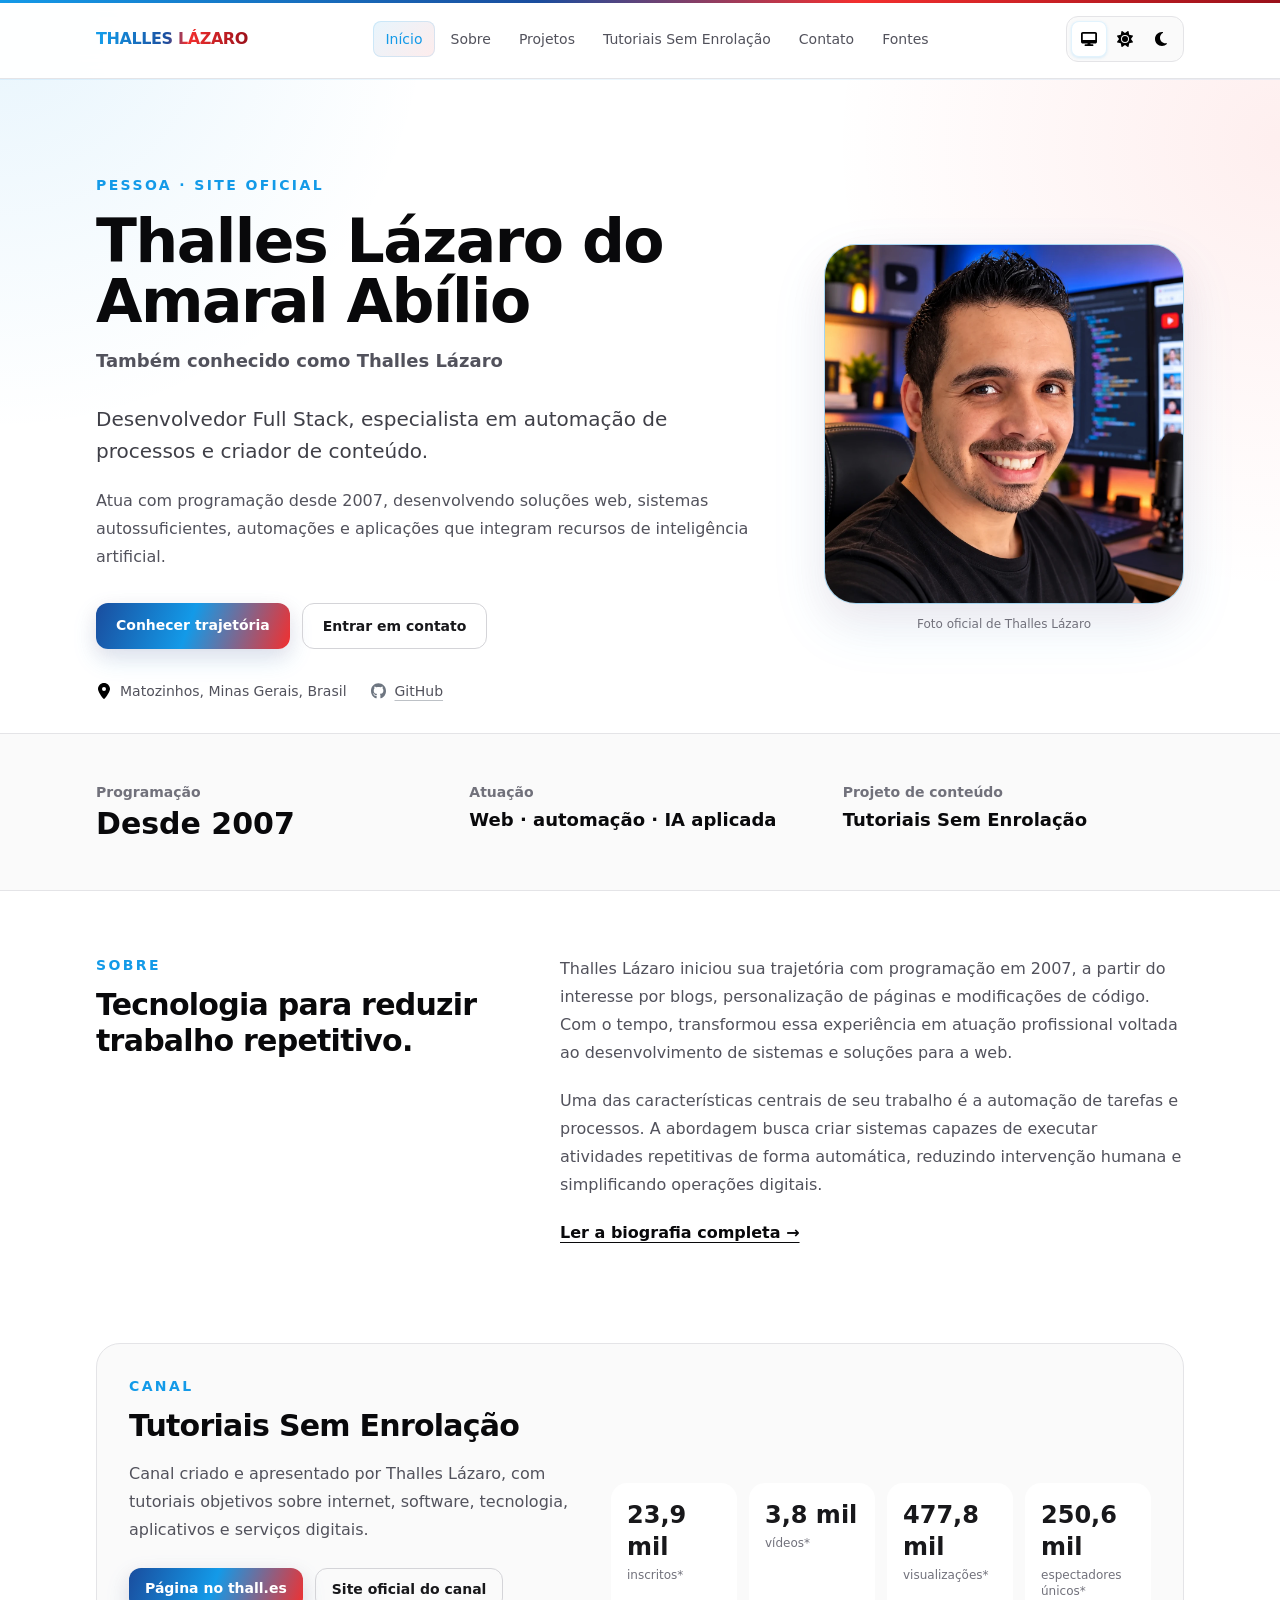
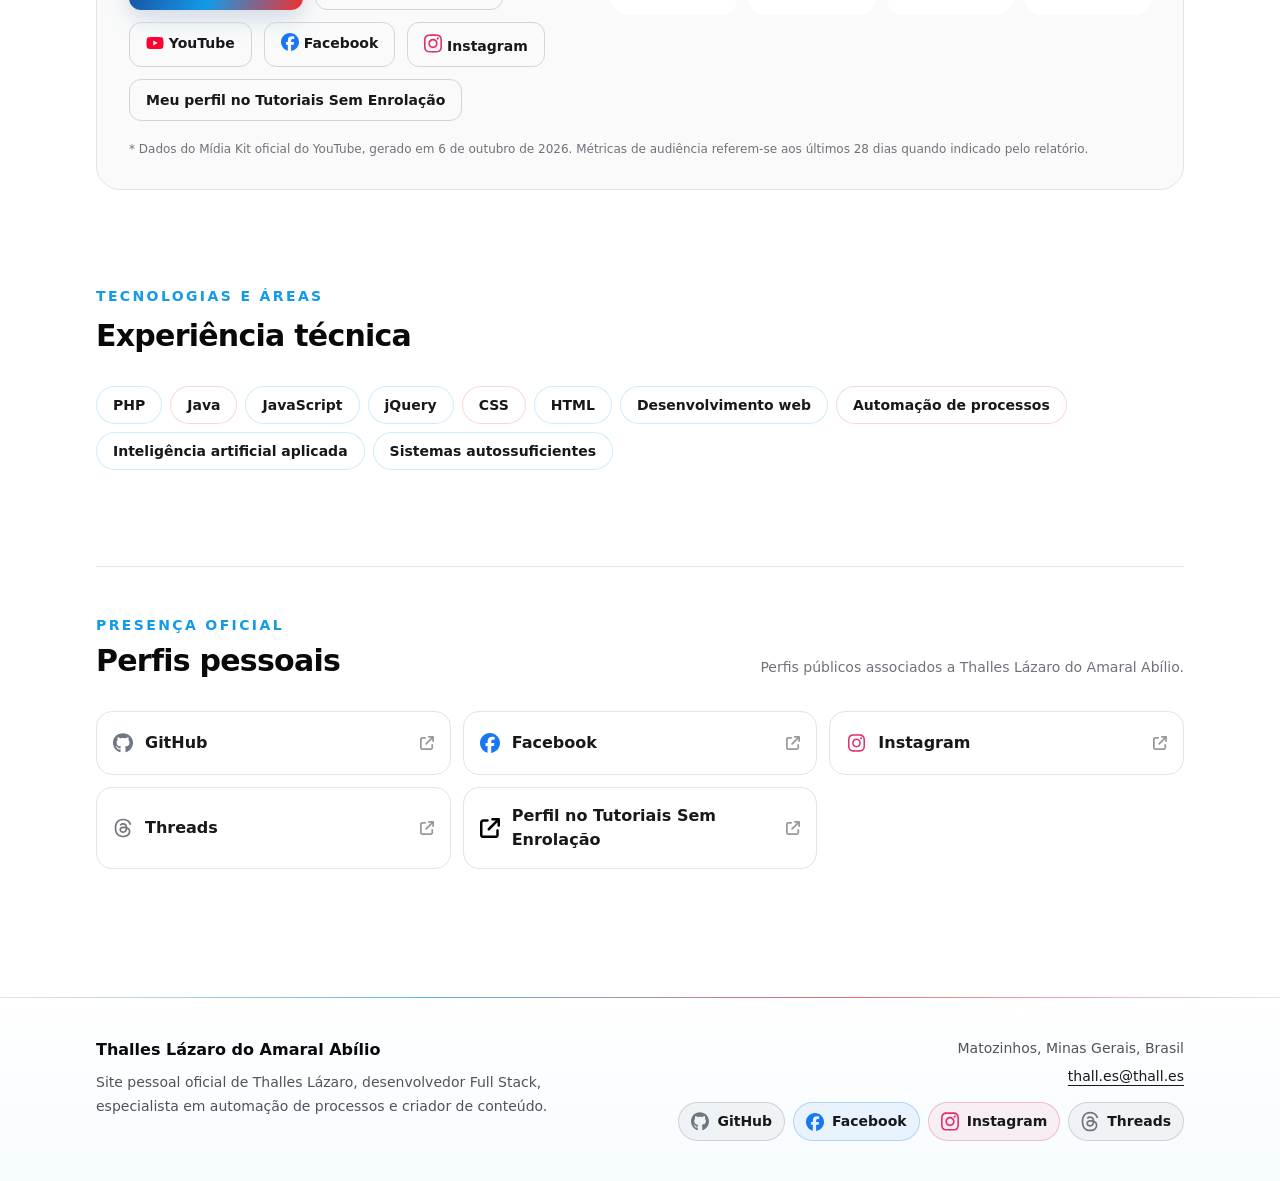
<file: index.html>
<!doctype html>
<html lang="pt-BR">
<head>
  <meta charset="utf-8">
  <meta name="viewport" content="width=device-width,initial-scale=1">
  <title>Thalles Lázaro — Desenvolvedor Full Stack e Automação</title>
  <meta name="description" content="Site oficial de Thalles Lázaro do Amaral Abílio, desenvolvedor Full Stack, especialista em automação de processos e criador do canal Tutoriais Sem Enrolação.">
  <meta name="author" content="Thalles Lázaro do Amaral Abílio">
  <meta name="robots" content="index,follow,max-image-preview:large,max-snippet:-1,max-video-preview:-1">
  <meta name="referrer" content="strict-origin-when-cross-origin">
  <meta name="color-scheme" content="light dark">
  <meta name="theme-color" content="#f8fbff" id="meta-theme-color">
  <link rel="canonical" href="https://thall.es/">
  <link rel="alternate" hreflang="pt-BR" href="https://thall.es/">
  <link rel="alternate" hreflang="x-default" href="https://thall.es/">
  <link rel="me" href="https://www.facebook.com/www.Thall.es">
  <link rel="me" href="https://www.instagram.com/eu.thall.es/">
  <link rel="me" href="https://www.threads.com/@eu.thall.es">
  <link rel="me" href="https://github.com/ThallesLazaro/Eu">
  <link rel="me" href="https://tutoriaisse.com/perfis/thalles-lazaro">
  <link rel="icon" href="favicon.ico" sizes="any">
  <link rel="manifest" href="site.webmanifest">

  <meta property="og:locale" content="pt_BR">
  <meta property="og:type" content="profile">
  <meta property="og:site_name" content="Thalles Lázaro">
  <meta property="og:title" content="Thalles Lázaro — Desenvolvedor Full Stack e Automação">
  <meta property="og:description" content="Site oficial de Thalles Lázaro do Amaral Abílio, desenvolvedor Full Stack, especialista em automação de processos e criador do canal Tutoriais Sem Enrolação.">
  <meta property="og:url" content="https://thall.es/">
  <meta property="og:image" content="https://thall.es/thalles-lazaro-og.webp">
  <meta property="og:image:width" content="1200">
  <meta property="og:image:height" content="630">
  <meta property="og:image:alt" content="Thalles Lázaro — Desenvolvedor Full Stack e Automação">

  <meta name="twitter:card" content="summary_large_image">
  <meta name="twitter:title" content="Thalles Lázaro — Desenvolvedor Full Stack e Automação">
  <meta name="twitter:description" content="Site oficial de Thalles Lázaro do Amaral Abílio, desenvolvedor Full Stack, especialista em automação de processos e criador do canal Tutoriais Sem Enrolação.">
  <meta name="twitter:image" content="https://thall.es/thalles-lazaro-og.webp">
  <meta name="twitter:image:alt" content="Thalles Lázaro — Desenvolvedor Full Stack e Automação">

  <script>
(function () {
  const key = 'thalles-tema';
  const saved = localStorage.getItem(key);
  const mode = saved === 'claro' || saved === 'escuro' || saved === 'sistema' ? saved : 'sistema';
  const dark = mode === 'escuro' || (mode === 'sistema' && window.matchMedia('(prefers-color-scheme: dark)').matches);
  document.documentElement.classList.toggle('dark', dark);
  document.documentElement.dataset.themeMode = mode;
})();
</script>
  <link rel="stylesheet" href="tailwind.css">
  <link rel="stylesheet" href="estilo.css">
  <script type="application/ld+json">
{
  "@context": "https://schema.org",
  "@graph": [
    {
      "@type": "Person",
      "@id": "https://thall.es/#thalles-lazaro",
      "name": "Thalles Lázaro do Amaral Abílio",
      "alternateName": "Thalles Lázaro",
      "url": "https://thall.es/",
      "description": "Desenvolvedor Full Stack, especialista em automação de processos e criador de conteúdo, com atuação em programação desde 2007.",
      "jobTitle": [
        "Desenvolvedor Full Stack",
        "Especialista em automação de processos",
        "Criador de conteúdo"
      ],
      "email": "mailto:thall.es@thall.es",
      "homeLocation": {
        "@type": "Place",
        "name": "Matozinhos, Minas Gerais, Brasil",
        "address": {
          "@type": "PostalAddress",
          "addressLocality": "Matozinhos",
          "addressRegion": "MG",
          "addressCountry": "BR"
        }
      },
      "knowsAbout": [
        "Desenvolvimento web",
        "PHP",
        "Java",
        "JavaScript",
        "jQuery",
        "CSS",
        "HTML",
        "Automação de processos",
        "Inteligência artificial aplicada a sistemas",
        "Aplicações web"
      ],
      "sameAs": [
        "https://www.facebook.com/www.Thall.es",
        "https://www.instagram.com/eu.thall.es/",
        "https://www.threads.com/@eu.thall.es",
        "https://github.com/ThallesLazaro/Eu",
        "https://tutoriaisse.com/perfis/thalles-lazaro"
      ],
      "image": {
        "@id": "https://thall.es/#foto-thalles-lazaro"
      },
      "subjectOf": [
        {
          "@type": "ProfilePage",
          "name": "Perfil de Thalles Lázaro no Tutoriais Sem Enrolação",
          "url": "https://tutoriaisse.com/perfis/thalles-lazaro"
        }
      ]
    },
    {
      "@type": "ImageObject",
      "@id": "https://thall.es/#foto-thalles-lazaro",
      "name": "Thalles Lázaro do Amaral Abílio",
      "caption": "Foto oficial de Thalles Lázaro do Amaral Abílio",
      "contentUrl": "https://thall.es/foto-thalles-lazaro.webp",
      "url": "https://thall.es/foto-thalles-lazaro.webp",
      "representativeOfPage": true
    },
    {
      "@type": "WebSite",
      "@id": "https://thall.es/#website",
      "url": "https://thall.es/",
      "name": "Thalles Lázaro",
      "description": "Site pessoal oficial de Thalles Lázaro do Amaral Abílio.",
      "inLanguage": "pt-BR",
      "publisher": {
        "@id": "https://thall.es/#thalles-lazaro"
      }
    },
    {
      "@type": "ProfilePage",
      "@id": "https://thall.es/#profilepage",
      "url": "https://thall.es/",
      "name": "Thalles Lázaro do Amaral Abílio",
      "description": "Site oficial de Thalles Lázaro do Amaral Abílio, desenvolvedor Full Stack, especialista em automação de processos e criador do canal Tutoriais Sem Enrolação.",
      "inLanguage": "pt-BR",
      "isPartOf": {
        "@id": "https://thall.es/#website"
      },
      "about": {
        "@id": "https://thall.es/#thalles-lazaro"
      },
      "mainEntity": {
        "@id": "https://thall.es/#thalles-lazaro"
      },
      "primaryImageOfPage": {
        "@id": "https://thall.es/#foto-thalles-lazaro"
      }
    }
  ]
}
</script>
  <script src="script.js" defer></script>
</head>
<body class="site-shell min-h-screen bg-white text-zinc-900 antialiased dark:bg-zinc-950 dark:text-zinc-100">

<header class="site-header border-b border-zinc-200 bg-white/95 dark:border-zinc-800 dark:bg-zinc-950/95">
  <div class="mx-auto flex max-w-6xl items-center justify-between gap-4 px-4 py-4 sm:px-6 lg:px-8">
    <a href="/" class="site-brand min-w-0 text-base font-black tracking-tight" aria-label="Thalles Lázaro — início">THALLES LÁZARO</a>
    <nav class="hidden items-center gap-1 lg:flex" aria-label="Navegação principal"><a href="/" class="rounded-lg px-3 py-2 text-sm font-medium transition hover:bg-zinc-100 dark:hover:bg-zinc-900 text-zinc-950 dark:text-white" aria-current="page">Início</a>
<a href="/sobre" class="rounded-lg px-3 py-2 text-sm font-medium transition hover:bg-zinc-100 dark:hover:bg-zinc-900 text-zinc-600 dark:text-zinc-300" >Sobre</a>
<a href="/projetos" class="rounded-lg px-3 py-2 text-sm font-medium transition hover:bg-zinc-100 dark:hover:bg-zinc-900 text-zinc-600 dark:text-zinc-300" >Projetos</a>
<a href="/tutoriais-sem-enrolacao" class="rounded-lg px-3 py-2 text-sm font-medium transition hover:bg-zinc-100 dark:hover:bg-zinc-900 text-zinc-600 dark:text-zinc-300" >Tutoriais Sem Enrolação</a>
<a href="/contato" class="rounded-lg px-3 py-2 text-sm font-medium transition hover:bg-zinc-100 dark:hover:bg-zinc-900 text-zinc-600 dark:text-zinc-300" >Contato</a>
<a href="/fontes" class="rounded-lg px-3 py-2 text-sm font-medium transition hover:bg-zinc-100 dark:hover:bg-zinc-900 text-zinc-600 dark:text-zinc-300" >Fontes</a></nav>
    <div class="flex items-center gap-2">
      <div class="flex items-center rounded-xl border border-zinc-200 bg-zinc-50 p-1 dark:border-zinc-800 dark:bg-zinc-900" role="group" aria-label="Tema do site">
        <button type="button" data-theme-choice="sistema" class="theme-choice inline-flex min-h-9 min-w-9 items-center justify-center rounded-lg px-2 text-xs font-semibold text-zinc-600 transition hover:bg-white dark:text-zinc-300 dark:hover:bg-zinc-800" aria-label="Usar tema do sistema" title="Sistema">
          <img src="fa-desktop.svg" alt="" class="h-4 w-4 dark:invert" width="16" height="16">
          <span class="sr-only">Sistema</span>
        </button>
        <button type="button" data-theme-choice="claro" class="theme-choice inline-flex min-h-9 min-w-9 items-center justify-center rounded-lg px-2 text-xs font-semibold text-zinc-600 transition hover:bg-white dark:text-zinc-300 dark:hover:bg-zinc-800" aria-label="Usar tema claro" title="Claro">
          <img src="fa-sun.svg" alt="" class="h-4 w-4 dark:invert" width="16" height="16">
          <span class="sr-only">Claro</span>
        </button>
        <button type="button" data-theme-choice="escuro" class="theme-choice inline-flex min-h-9 min-w-9 items-center justify-center rounded-lg px-2 text-xs font-semibold text-zinc-600 transition hover:bg-white dark:text-zinc-300 dark:hover:bg-zinc-800" aria-label="Usar tema escuro" title="Escuro">
          <img src="fa-moon.svg" alt="" class="h-4 w-4 dark:invert" width="16" height="16">
          <span class="sr-only">Escuro</span>
        </button>
      </div>
      <details class="relative lg:hidden">
        <summary class="flex min-h-11 min-w-11 cursor-pointer list-none items-center justify-center rounded-xl border border-zinc-200 bg-white text-zinc-900 dark:border-zinc-800 dark:bg-zinc-950 dark:text-white" aria-label="Abrir menu">
          <img src="fa-bars.svg" alt="" class="h-5 w-5 dark:invert" width="20" height="20">
        </summary>
        <nav class="absolute right-0 z-20 mt-2 w-72 rounded-2xl border border-zinc-200 bg-white p-2 shadow-xl dark:border-zinc-800 dark:bg-zinc-950" aria-label="Navegação móvel"><a href="/" class="block rounded-lg px-3 py-2 text-sm font-medium hover:bg-zinc-100 dark:hover:bg-zinc-900">Início</a>
<a href="/sobre" class="block rounded-lg px-3 py-2 text-sm font-medium hover:bg-zinc-100 dark:hover:bg-zinc-900">Sobre</a>
<a href="/projetos" class="block rounded-lg px-3 py-2 text-sm font-medium hover:bg-zinc-100 dark:hover:bg-zinc-900">Projetos</a>
<a href="/tutoriais-sem-enrolacao" class="block rounded-lg px-3 py-2 text-sm font-medium hover:bg-zinc-100 dark:hover:bg-zinc-900">Tutoriais Sem Enrolação</a>
<a href="/contato" class="block rounded-lg px-3 py-2 text-sm font-medium hover:bg-zinc-100 dark:hover:bg-zinc-900">Contato</a>
<a href="/fontes" class="block rounded-lg px-3 py-2 text-sm font-medium hover:bg-zinc-100 dark:hover:bg-zinc-900">Fontes</a></nav>
      </details>
    </div>
  </div>
</header>
<main>

<section class="hero-section mx-auto max-w-6xl px-4 pb-8 pt-14 sm:px-6 sm:pt-20 lg:px-8 lg:pt-24">
  <div class="grid items-center gap-12 lg:grid-cols-[1fr_360px] lg:gap-16">
    <div>
      <p class="eyebrow mb-4 text-sm font-bold uppercase tracking-[0.18em] text-zinc-500 dark:text-zinc-400">Pessoa · site oficial</p>
      <h1 class="max-w-4xl text-4xl font-black tracking-tight text-zinc-950 sm:text-5xl lg:text-6xl dark:text-white">Thalles Lázaro do Amaral Abílio</h1>
      <p class="mt-4 text-lg font-semibold text-zinc-600 dark:text-zinc-300">Também conhecido como Thalles Lázaro</p>
      <p class="mt-7 max-w-3xl text-xl leading-8 text-zinc-700 dark:text-zinc-300">Desenvolvedor Full Stack, especialista em automação de processos e criador de conteúdo.</p>
      <p class="mt-5 max-w-3xl text-base leading-7 text-zinc-600 dark:text-zinc-400">Atua com programação desde 2007, desenvolvendo soluções web, sistemas autossuficientes, automações e aplicações que integram recursos de inteligência artificial.</p>
      <div class="mt-8 flex flex-wrap gap-3">
        <a href="/sobre" class="rounded-xl bg-zinc-950 px-5 py-3 text-sm font-bold text-white transition hover:bg-zinc-800 dark:bg-white dark:text-zinc-950 dark:hover:bg-zinc-200 btn-primary">Conhecer trajetória</a>
        <a href="mailto:thall.es@thall.es" class="rounded-xl border border-zinc-300 px-5 py-3 text-sm font-bold text-zinc-900 transition hover:bg-zinc-50 dark:border-zinc-700 dark:text-white dark:hover:bg-zinc-900">Entrar em contato</a>
      </div>
      <div class="mt-8 flex flex-wrap gap-x-6 gap-y-3 text-sm text-zinc-600 dark:text-zinc-400">
        <span class="inline-flex items-center gap-2"><img src="fa-location-dot.svg" alt="" class="h-4 w-4 dark:invert" width="16" height="16">Matozinhos, Minas Gerais, Brasil</span>
        <a href="https://github.com/ThallesLazaro/Eu" target="_blank" rel="me noopener noreferrer" class="inline-flex items-center gap-2 underline underline-offset-4 social-link social-github"><img src="fa-github.svg" alt="" class="h-4 w-4 social-icon" width="16" height="16">GitHub</a>
      </div>
    </div>
    <div class="mx-auto w-full max-w-sm">
      <div class="portrait-frame aspect-square overflow-hidden rounded-[2rem] border border-zinc-200 bg-zinc-100 dark:border-zinc-800 dark:bg-zinc-900">
        <img src="foto-thalles-lazaro.webp" alt="Thalles Lázaro do Amaral Abílio" width="1200" height="1200" fetchpriority="high" class="h-full w-full object-cover">
      </div>
      <p class="mt-3 text-center text-xs text-zinc-500 dark:text-zinc-500">Foto oficial de Thalles Lázaro</p>
    </div>
  </div>
</section>

<section class="border-y border-zinc-200 bg-zinc-50 dark:border-zinc-800 dark:bg-zinc-900/40">
  <div class="mx-auto grid max-w-6xl gap-8 px-4 py-12 sm:px-6 md:grid-cols-3 lg:px-8">
    <div><p class="text-sm font-semibold text-zinc-500">Programação</p><p class="mt-1 text-3xl font-black text-zinc-950 dark:text-white">Desde 2007</p></div>
    <div><p class="text-sm font-semibold text-zinc-500">Atuação</p><p class="mt-1 text-lg font-bold text-zinc-950 dark:text-white">Web · automação · IA aplicada</p></div>
    <div><p class="text-sm font-semibold text-zinc-500">Projeto de conteúdo</p><p class="mt-1 text-lg font-bold text-zinc-950 dark:text-white">Tutoriais Sem Enrolação</p></div>
  </div>
</section>

<section class="mx-auto max-w-6xl px-4 py-16 sm:px-6 lg:px-8">
  <div class="grid gap-12 lg:grid-cols-[0.8fr_1.2fr]">
    <div><p class="eyebrow text-sm font-bold uppercase tracking-[0.16em] text-zinc-500">Sobre</p><h2 class="mt-3 text-3xl font-black tracking-tight text-zinc-950 dark:text-white">Tecnologia para reduzir trabalho repetitivo.</h2></div>
    <div class="space-y-5 text-base leading-7 text-zinc-600 dark:text-zinc-300">
      <p>Thalles Lázaro iniciou sua trajetória com programação em 2007, a partir do interesse por blogs, personalização de páginas e modificações de código. Com o tempo, transformou essa experiência em atuação profissional voltada ao desenvolvimento de sistemas e soluções para a web.</p>
      <p>Uma das características centrais de seu trabalho é a automação de tarefas e processos. A abordagem busca criar sistemas capazes de executar atividades repetitivas de forma automática, reduzindo intervenção humana e simplificando operações digitais.</p>
      <p><a href="/sobre" class="font-bold text-zinc-950 underline underline-offset-4 dark:text-white">Ler a biografia completa →</a></p>
    </div>
  </div>
</section>

<section class="mx-auto max-w-6xl px-4 py-8 sm:px-6 lg:px-8">
  <div class="rounded-3xl border border-zinc-200 bg-zinc-50 p-6 sm:p-8 dark:border-zinc-800 dark:bg-zinc-900/50">
    <div class="grid gap-8 lg:grid-cols-[1fr_1.2fr] lg:items-center">
      <div>
        <p class="eyebrow text-sm font-bold uppercase tracking-[0.16em] text-zinc-500">Canal</p>
        <h2 class="mt-3 text-3xl font-black tracking-tight text-zinc-950 dark:text-white">Tutoriais Sem Enrolação</h2>
        <p class="mt-4 leading-7 text-zinc-600 dark:text-zinc-300">Canal criado e apresentado por Thalles Lázaro, com tutoriais objetivos sobre internet, software, tecnologia, aplicativos e serviços digitais.</p>
        <div class="mt-6 flex flex-wrap gap-3"><a href="/tutoriais-sem-enrolacao" class="rounded-xl bg-zinc-950 px-4 py-2.5 text-sm font-bold text-white dark:bg-white dark:text-zinc-950 btn-primary">Página no thall.es</a>
<a href="https://tutoriaisse.com/" target="_blank" rel="noopener noreferrer" class="rounded-xl border border-zinc-300 px-4 py-2.5 text-sm font-bold dark:border-zinc-700">Site oficial do canal</a>
<a href="https://youtube.com/@TutoriaisSE" target="_blank" rel="noopener noreferrer" class="rounded-xl border border-zinc-300 px-4 py-2.5 text-sm font-bold dark:border-zinc-700 social-link social-youtube"><img src="fa-youtube.svg" alt="" class="social-icon" width="18" height="18"> YouTube</a>
<a href="https://www.facebook.com/TutoriaisSE/" target="_blank" rel="noopener noreferrer" class="rounded-xl border border-zinc-300 px-4 py-2.5 text-sm font-bold dark:border-zinc-700 social-link social-facebook"><img src="fa-facebook.svg" alt="" class="social-icon" width="18" height="18"> Facebook</a>
<a href="https://www.instagram.com/tutoriaisse/" target="_blank" rel="noopener noreferrer" class="rounded-xl border border-zinc-300 px-4 py-2.5 text-sm font-bold dark:border-zinc-700 social-link social-instagram"><img src="fa-instagram.svg" alt="" class="social-icon" width="18" height="18"> Instagram</a>
<a href="https://tutoriaisse.com/perfis/thalles-lazaro" target="_blank" rel="me noopener noreferrer" class="rounded-xl border border-zinc-300 px-4 py-2.5 text-sm font-bold dark:border-zinc-700">Meu perfil no Tutoriais Sem Enrolação</a></div>
      </div>
      <div class="grid grid-cols-2 gap-3 sm:grid-cols-4">
        <div class="rounded-2xl bg-white p-4 dark:bg-zinc-950"><p class="text-2xl font-black">23,9 mil</p><p class="mt-1 text-xs text-zinc-500">inscritos*</p></div>
        <div class="rounded-2xl bg-white p-4 dark:bg-zinc-950"><p class="text-2xl font-black">3,8 mil</p><p class="mt-1 text-xs text-zinc-500">vídeos*</p></div>
        <div class="rounded-2xl bg-white p-4 dark:bg-zinc-950"><p class="text-2xl font-black">477,8 mil</p><p class="mt-1 text-xs text-zinc-500">visualizações*</p></div>
        <div class="rounded-2xl bg-white p-4 dark:bg-zinc-950"><p class="text-2xl font-black">250,6 mil</p><p class="mt-1 text-xs text-zinc-500">espectadores únicos*</p></div>
      </div>
    </div>
    <p class="mt-5 text-xs text-zinc-500">* Dados do Mídia Kit oficial do YouTube, gerado em 6 de outubro de 2026. Métricas de audiência referem-se aos últimos 28 dias quando indicado pelo relatório.</p>
  </div>
</section>

<section class="mx-auto max-w-6xl px-4 py-16 sm:px-6 lg:px-8">
  <p class="eyebrow text-sm font-bold uppercase tracking-[0.16em] text-zinc-500">Tecnologias e áreas</p>
  <h2 class="mt-3 text-3xl font-black tracking-tight text-zinc-950 dark:text-white">Experiência técnica</h2>
  <div class="mt-8 flex flex-wrap gap-2"><span class="rounded-full border border-zinc-200 bg-white px-4 py-2 text-sm font-semibold dark:border-zinc-800 dark:bg-zinc-900">PHP</span><span class="rounded-full border border-zinc-200 bg-white px-4 py-2 text-sm font-semibold dark:border-zinc-800 dark:bg-zinc-900">Java</span><span class="rounded-full border border-zinc-200 bg-white px-4 py-2 text-sm font-semibold dark:border-zinc-800 dark:bg-zinc-900">JavaScript</span><span class="rounded-full border border-zinc-200 bg-white px-4 py-2 text-sm font-semibold dark:border-zinc-800 dark:bg-zinc-900">jQuery</span><span class="rounded-full border border-zinc-200 bg-white px-4 py-2 text-sm font-semibold dark:border-zinc-800 dark:bg-zinc-900">CSS</span><span class="rounded-full border border-zinc-200 bg-white px-4 py-2 text-sm font-semibold dark:border-zinc-800 dark:bg-zinc-900">HTML</span><span class="rounded-full border border-zinc-200 bg-white px-4 py-2 text-sm font-semibold dark:border-zinc-800 dark:bg-zinc-900">Desenvolvimento web</span><span class="rounded-full border border-zinc-200 bg-white px-4 py-2 text-sm font-semibold dark:border-zinc-800 dark:bg-zinc-900">Automação de processos</span><span class="rounded-full border border-zinc-200 bg-white px-4 py-2 text-sm font-semibold dark:border-zinc-800 dark:bg-zinc-900">Inteligência artificial aplicada</span><span class="rounded-full border border-zinc-200 bg-white px-4 py-2 text-sm font-semibold dark:border-zinc-800 dark:bg-zinc-900">Sistemas autossuficientes</span></div>
</section>

<section class="mx-auto max-w-6xl px-4 py-8 sm:px-6 lg:px-8">
  <div class="flex flex-col gap-5 border-t border-zinc-200 pt-12 dark:border-zinc-800 sm:flex-row sm:items-end sm:justify-between">
    <div><p class="eyebrow text-sm font-bold uppercase tracking-[0.16em] text-zinc-500">Presença oficial</p><h2 class="mt-2 text-3xl font-black tracking-tight text-zinc-950 dark:text-white">Perfis pessoais</h2></div>
    <p class="max-w-xl text-sm leading-6 text-zinc-500">Perfis públicos associados a Thalles Lázaro do Amaral Abílio.</p>
  </div>
  <div class="mt-8 grid gap-3 sm:grid-cols-2 lg:grid-cols-3"><a href="https://github.com/ThallesLazaro/Eu" target="_blank" rel="me noopener noreferrer" class="group flex min-h-16 items-center gap-3 rounded-2xl border border-zinc-200 bg-white p-4 transition hover:-translate-y-0.5 hover:border-zinc-400 dark:border-zinc-800 dark:bg-zinc-900 dark:hover:border-zinc-600 social-link social-github">
          <img src="fa-github.svg" alt="" class="h-5 w-5 shrink-0 social-icon" width="20" height="20">
          <span class="min-w-0 flex-1"><span class="block font-semibold text-zinc-900 dark:text-white">GitHub</span></span>
          <img src="fa-arrow-up-right-from-square.svg" alt="" class="h-3.5 w-3.5 opacity-40 dark:invert" width="14" height="14">
        </a>
<a href="https://www.facebook.com/www.Thall.es" target="_blank" rel="me noopener noreferrer" class="group flex min-h-16 items-center gap-3 rounded-2xl border border-zinc-200 bg-white p-4 transition hover:-translate-y-0.5 hover:border-zinc-400 dark:border-zinc-800 dark:bg-zinc-900 dark:hover:border-zinc-600 social-link social-facebook">
          <img src="fa-facebook.svg" alt="" class="h-5 w-5 shrink-0 social-icon" width="20" height="20">
          <span class="min-w-0 flex-1"><span class="block font-semibold text-zinc-900 dark:text-white">Facebook</span></span>
          <img src="fa-arrow-up-right-from-square.svg" alt="" class="h-3.5 w-3.5 opacity-40 dark:invert" width="14" height="14">
        </a>
<a href="https://www.instagram.com/eu.thall.es/" target="_blank" rel="me noopener noreferrer" class="group flex min-h-16 items-center gap-3 rounded-2xl border border-zinc-200 bg-white p-4 transition hover:-translate-y-0.5 hover:border-zinc-400 dark:border-zinc-800 dark:bg-zinc-900 dark:hover:border-zinc-600 social-link social-instagram">
          <img src="fa-instagram.svg" alt="" class="h-5 w-5 shrink-0 social-icon" width="20" height="20">
          <span class="min-w-0 flex-1"><span class="block font-semibold text-zinc-900 dark:text-white">Instagram</span></span>
          <img src="fa-arrow-up-right-from-square.svg" alt="" class="h-3.5 w-3.5 opacity-40 dark:invert" width="14" height="14">
        </a>
<a href="https://www.threads.com/@eu.thall.es" target="_blank" rel="me noopener noreferrer" class="group flex min-h-16 items-center gap-3 rounded-2xl border border-zinc-200 bg-white p-4 transition hover:-translate-y-0.5 hover:border-zinc-400 dark:border-zinc-800 dark:bg-zinc-900 dark:hover:border-zinc-600 social-link social-threads">
          <img src="fa-threads.svg" alt="" class="h-5 w-5 shrink-0 social-icon" width="20" height="20">
          <span class="min-w-0 flex-1"><span class="block font-semibold text-zinc-900 dark:text-white">Threads</span></span>
          <img src="fa-arrow-up-right-from-square.svg" alt="" class="h-3.5 w-3.5 opacity-40 dark:invert" width="14" height="14">
        </a>
<a href="https://tutoriaisse.com/perfis/thalles-lazaro" target="_blank" rel="me noopener noreferrer" class="group flex min-h-16 items-center gap-3 rounded-2xl border border-zinc-200 bg-white p-4 transition hover:-translate-y-0.5 hover:border-zinc-400 dark:border-zinc-800 dark:bg-zinc-900 dark:hover:border-zinc-600">
          <img src="fa-arrow-up-right-from-square.svg" alt="" class="h-5 w-5 shrink-0 dark:invert" width="20" height="20">
          <span class="min-w-0 flex-1"><span class="block font-semibold text-zinc-900 dark:text-white">Perfil no Tutoriais Sem Enrolação</span></span>
          <img src="fa-arrow-up-right-from-square.svg" alt="" class="h-3.5 w-3.5 opacity-40 dark:invert" width="14" height="14">
        </a></div>
</section>

</main>

<footer class="site-footer mt-24 border-t border-zinc-200 dark:border-zinc-800">
  <div class="mx-auto grid max-w-6xl gap-8 px-4 py-10 sm:px-6 md:grid-cols-2 lg:px-8">
    <div>
      <p class="font-bold text-zinc-950 dark:text-white">Thalles Lázaro do Amaral Abílio</p>
      <p class="mt-2 max-w-xl text-sm leading-6 text-zinc-600 dark:text-zinc-400">Site pessoal oficial de Thalles Lázaro, desenvolvedor Full Stack, especialista em automação de processos e criador de conteúdo.</p>
    </div>
    <div class="md:text-right">
      <p class="text-sm text-zinc-600 dark:text-zinc-400">Matozinhos, Minas Gerais, Brasil</p>
      <p class="mt-2 text-sm"><a href="mailto:thall.es@thall.es" class="footer-email font-medium underline underline-offset-4">thall.es@thall.es</a></p>
      <nav class="footer-social mt-4 flex flex-wrap gap-2 md:justify-end" aria-label="Perfis sociais oficiais de Thalles Lázaro">
        <a href="https://github.com/ThallesLazaro/Eu" target="_blank" rel="me noopener noreferrer" class="social-chip social-github"><img src="fa-github.svg" alt="" width="18" height="18">GitHub</a>
        <a href="https://www.facebook.com/www.Thall.es" target="_blank" rel="me noopener noreferrer" class="social-chip social-facebook"><img src="fa-facebook.svg" alt="" width="18" height="18">Facebook</a>
        <a href="https://www.instagram.com/eu.thall.es/" target="_blank" rel="me noopener noreferrer" class="social-chip social-instagram"><img src="fa-instagram.svg" alt="" width="18" height="18">Instagram</a>
        <a href="https://www.threads.com/@eu.thall.es" target="_blank" rel="me noopener noreferrer" class="social-chip social-threads"><img src="fa-threads.svg" alt="" width="18" height="18">Threads</a>
      </nav>
    </div>
  </div>
</footer>
</body>
</html>
</file>
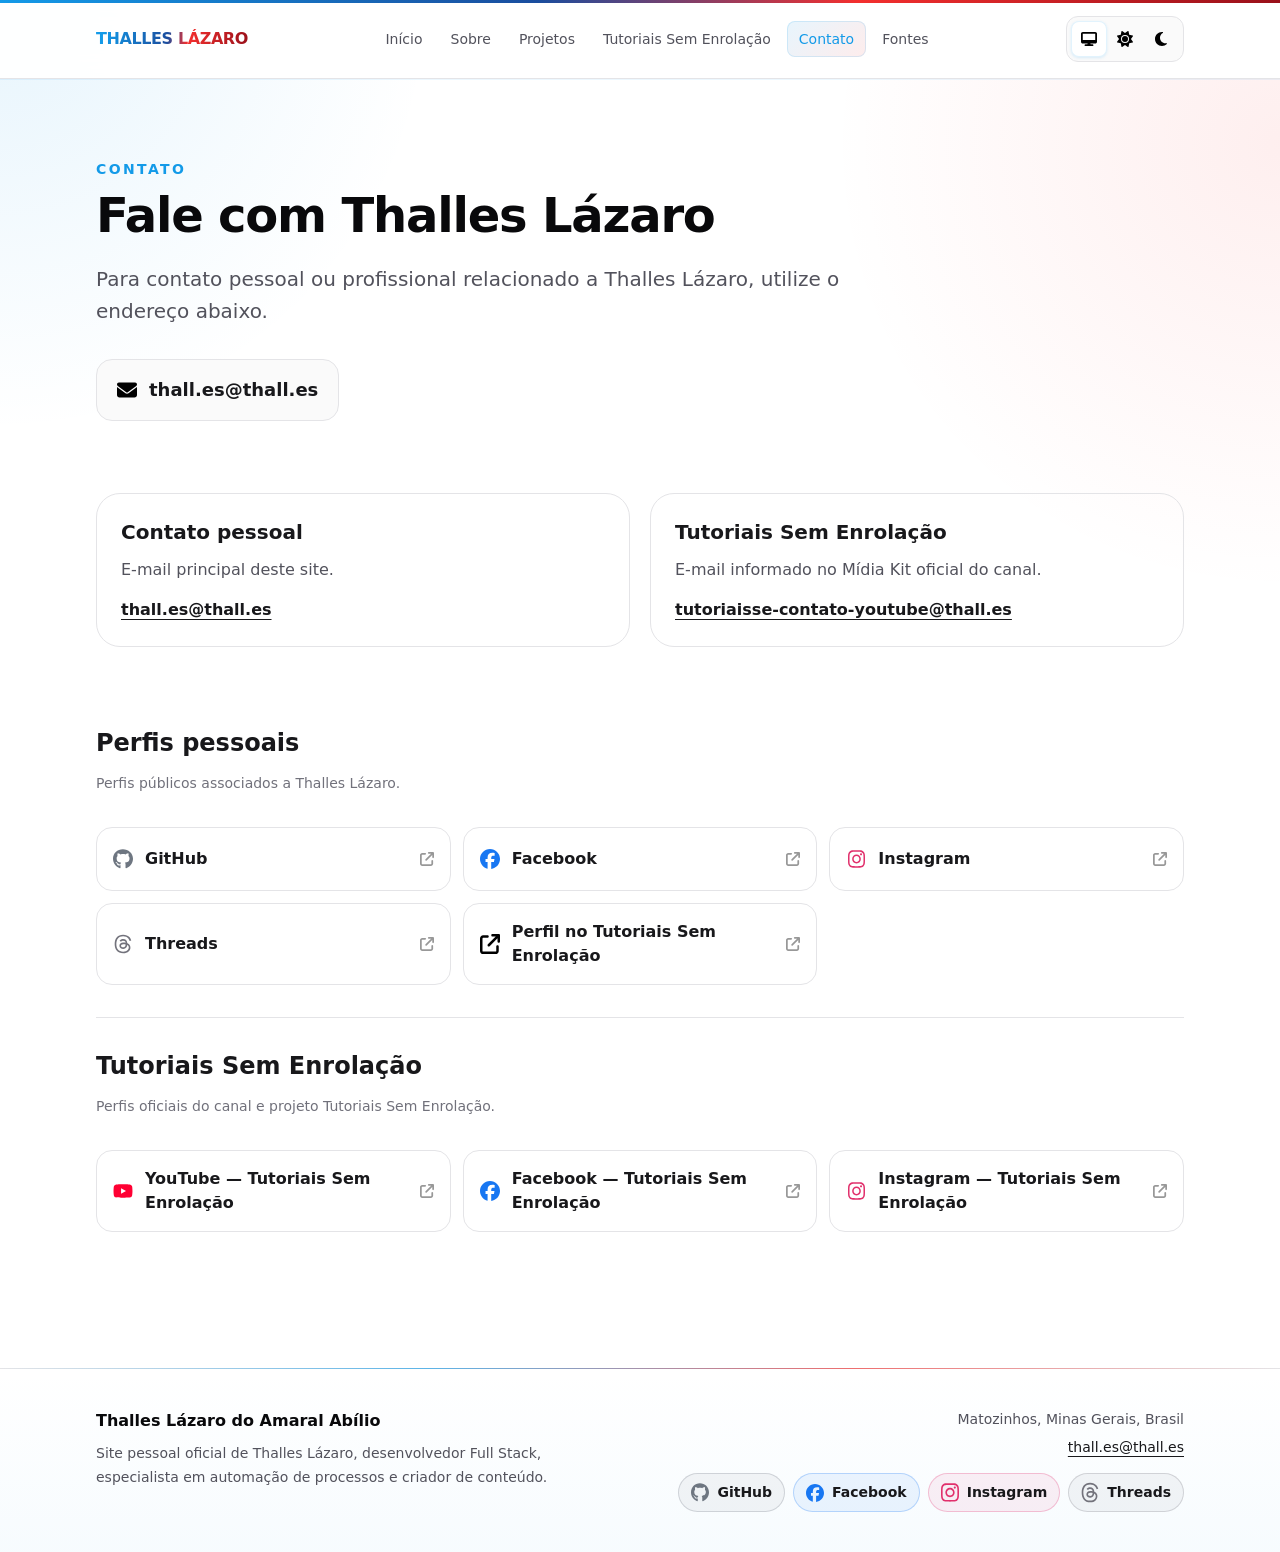
<file: contato.html>
<!doctype html>
<html lang="pt-BR">
<head>
  <meta charset="utf-8">
  <meta name="viewport" content="width=device-width,initial-scale=1">
  <title>Contato — Thalles Lázaro</title>
  <meta name="description" content="Contato oficial de Thalles Lázaro do Amaral Abílio e links para seus perfis públicos, site e canal Tutoriais Sem Enrolação.">
  <meta name="author" content="Thalles Lázaro do Amaral Abílio">
  <meta name="robots" content="index,follow,max-image-preview:large,max-snippet:-1,max-video-preview:-1">
  <meta name="referrer" content="strict-origin-when-cross-origin">
  <meta name="color-scheme" content="light dark">
  <meta name="theme-color" content="#f8fbff" id="meta-theme-color">
  <link rel="canonical" href="https://thall.es/contato">
  <link rel="alternate" hreflang="pt-BR" href="https://thall.es/contato">
  <link rel="alternate" hreflang="x-default" href="https://thall.es/contato">
  <link rel="me" href="https://www.facebook.com/www.Thall.es">
  <link rel="me" href="https://www.instagram.com/eu.thall.es/">
  <link rel="me" href="https://www.threads.com/@eu.thall.es">
  <link rel="me" href="https://github.com/ThallesLazaro/Eu">
  <link rel="me" href="https://tutoriaisse.com/perfis/thalles-lazaro">
  <link rel="icon" href="favicon.ico" sizes="any">
  <link rel="manifest" href="site.webmanifest">

  <meta property="og:locale" content="pt_BR">
  <meta property="og:type" content="website">
  <meta property="og:site_name" content="Thalles Lázaro">
  <meta property="og:title" content="Contato — Thalles Lázaro">
  <meta property="og:description" content="Contato oficial de Thalles Lázaro do Amaral Abílio e links para seus perfis públicos, site e canal Tutoriais Sem Enrolação.">
  <meta property="og:url" content="https://thall.es/contato">
  <meta property="og:image" content="https://thall.es/thalles-lazaro-og.webp">
  <meta property="og:image:width" content="1200">
  <meta property="og:image:height" content="630">
  <meta property="og:image:alt" content="Contato — Thalles Lázaro">

  <meta name="twitter:card" content="summary_large_image">
  <meta name="twitter:title" content="Contato — Thalles Lázaro">
  <meta name="twitter:description" content="Contato oficial de Thalles Lázaro do Amaral Abílio e links para seus perfis públicos, site e canal Tutoriais Sem Enrolação.">
  <meta name="twitter:image" content="https://thall.es/thalles-lazaro-og.webp">
  <meta name="twitter:image:alt" content="Contato — Thalles Lázaro">

  <script>
(function () {
  const key = 'thalles-tema';
  const saved = localStorage.getItem(key);
  const mode = saved === 'claro' || saved === 'escuro' || saved === 'sistema' ? saved : 'sistema';
  const dark = mode === 'escuro' || (mode === 'sistema' && window.matchMedia('(prefers-color-scheme: dark)').matches);
  document.documentElement.classList.toggle('dark', dark);
  document.documentElement.dataset.themeMode = mode;
})();
</script>
  <link rel="stylesheet" href="tailwind.css">
  <link rel="stylesheet" href="estilo.css">
  <script type="application/ld+json">
{
  "@context": "https://schema.org",
  "@graph": [
    {
      "@type": "Person",
      "@id": "https://thall.es/#thalles-lazaro",
      "name": "Thalles Lázaro do Amaral Abílio",
      "alternateName": "Thalles Lázaro",
      "url": "https://thall.es/",
      "description": "Desenvolvedor Full Stack, especialista em automação de processos e criador de conteúdo, com atuação em programação desde 2007.",
      "jobTitle": [
        "Desenvolvedor Full Stack",
        "Especialista em automação de processos",
        "Criador de conteúdo"
      ],
      "email": "mailto:thall.es@thall.es",
      "homeLocation": {
        "@type": "Place",
        "name": "Matozinhos, Minas Gerais, Brasil",
        "address": {
          "@type": "PostalAddress",
          "addressLocality": "Matozinhos",
          "addressRegion": "MG",
          "addressCountry": "BR"
        }
      },
      "knowsAbout": [
        "Desenvolvimento web",
        "PHP",
        "Java",
        "JavaScript",
        "jQuery",
        "CSS",
        "HTML",
        "Automação de processos",
        "Inteligência artificial aplicada a sistemas",
        "Aplicações web"
      ],
      "sameAs": [
        "https://www.facebook.com/www.Thall.es",
        "https://www.instagram.com/eu.thall.es/",
        "https://www.threads.com/@eu.thall.es",
        "https://github.com/ThallesLazaro/Eu",
        "https://tutoriaisse.com/perfis/thalles-lazaro"
      ],
      "image": {
        "@id": "https://thall.es/#foto-thalles-lazaro"
      },
      "subjectOf": [
        {
          "@type": "ProfilePage",
          "name": "Perfil de Thalles Lázaro no Tutoriais Sem Enrolação",
          "url": "https://tutoriaisse.com/perfis/thalles-lazaro"
        }
      ]
    },
    {
      "@type": "ImageObject",
      "@id": "https://thall.es/#foto-thalles-lazaro",
      "name": "Thalles Lázaro do Amaral Abílio",
      "caption": "Foto oficial de Thalles Lázaro do Amaral Abílio",
      "contentUrl": "https://thall.es/foto-thalles-lazaro.webp",
      "url": "https://thall.es/foto-thalles-lazaro.webp",
      "representativeOfPage": true
    },
    {
      "@type": "WebSite",
      "@id": "https://thall.es/#website",
      "url": "https://thall.es/",
      "name": "Thalles Lázaro",
      "description": "Site pessoal oficial de Thalles Lázaro do Amaral Abílio.",
      "inLanguage": "pt-BR",
      "publisher": {
        "@id": "https://thall.es/#thalles-lazaro"
      }
    },
    {
      "@type": "ContactPage",
      "@id": "https://thall.es/contato#webpage",
      "url": "https://thall.es/contato",
      "name": "Contato — Thalles Lázaro",
      "description": "Contato oficial de Thalles Lázaro do Amaral Abílio e links para seus perfis públicos, site e canal Tutoriais Sem Enrolação.",
      "inLanguage": "pt-BR",
      "isPartOf": {
        "@id": "https://thall.es/#website"
      },
      "about": {
        "@id": "https://thall.es/#thalles-lazaro"
      },
      "mainEntity": {
        "@id": "https://thall.es/#thalles-lazaro"
      },
      "breadcrumb": {
        "@id": "https://thall.es/contato#breadcrumb"
      }
    },
    {
      "@type": "BreadcrumbList",
      "@id": "https://thall.es/contato#breadcrumb",
      "itemListElement": [
        {
          "@type": "ListItem",
          "position": 1,
          "name": "Início",
          "item": "https://thall.es/"
        },
        {
          "@type": "ListItem",
          "position": 2,
          "name": "Contato",
          "item": "https://thall.es/contato"
        }
      ]
    }
  ]
}
</script>
  <script src="script.js" defer></script>
</head>
<body class="site-shell min-h-screen bg-white text-zinc-900 antialiased dark:bg-zinc-950 dark:text-zinc-100">

<header class="site-header border-b border-zinc-200 bg-white/95 dark:border-zinc-800 dark:bg-zinc-950/95">
  <div class="mx-auto flex max-w-6xl items-center justify-between gap-4 px-4 py-4 sm:px-6 lg:px-8">
    <a href="/" class="site-brand min-w-0 text-base font-black tracking-tight" aria-label="Thalles Lázaro — início">THALLES LÁZARO</a>
    <nav class="hidden items-center gap-1 lg:flex" aria-label="Navegação principal"><a href="/" class="rounded-lg px-3 py-2 text-sm font-medium transition hover:bg-zinc-100 dark:hover:bg-zinc-900 text-zinc-600 dark:text-zinc-300" >Início</a>
<a href="/sobre" class="rounded-lg px-3 py-2 text-sm font-medium transition hover:bg-zinc-100 dark:hover:bg-zinc-900 text-zinc-600 dark:text-zinc-300" >Sobre</a>
<a href="/projetos" class="rounded-lg px-3 py-2 text-sm font-medium transition hover:bg-zinc-100 dark:hover:bg-zinc-900 text-zinc-600 dark:text-zinc-300" >Projetos</a>
<a href="/tutoriais-sem-enrolacao" class="rounded-lg px-3 py-2 text-sm font-medium transition hover:bg-zinc-100 dark:hover:bg-zinc-900 text-zinc-600 dark:text-zinc-300" >Tutoriais Sem Enrolação</a>
<a href="/contato" class="rounded-lg px-3 py-2 text-sm font-medium transition hover:bg-zinc-100 dark:hover:bg-zinc-900 text-zinc-950 dark:text-white" aria-current="page">Contato</a>
<a href="/fontes" class="rounded-lg px-3 py-2 text-sm font-medium transition hover:bg-zinc-100 dark:hover:bg-zinc-900 text-zinc-600 dark:text-zinc-300" >Fontes</a></nav>
    <div class="flex items-center gap-2">
      <div class="flex items-center rounded-xl border border-zinc-200 bg-zinc-50 p-1 dark:border-zinc-800 dark:bg-zinc-900" role="group" aria-label="Tema do site">
        <button type="button" data-theme-choice="sistema" class="theme-choice inline-flex min-h-9 min-w-9 items-center justify-center rounded-lg px-2 text-xs font-semibold text-zinc-600 transition hover:bg-white dark:text-zinc-300 dark:hover:bg-zinc-800" aria-label="Usar tema do sistema" title="Sistema">
          <img src="fa-desktop.svg" alt="" class="h-4 w-4 dark:invert" width="16" height="16">
          <span class="sr-only">Sistema</span>
        </button>
        <button type="button" data-theme-choice="claro" class="theme-choice inline-flex min-h-9 min-w-9 items-center justify-center rounded-lg px-2 text-xs font-semibold text-zinc-600 transition hover:bg-white dark:text-zinc-300 dark:hover:bg-zinc-800" aria-label="Usar tema claro" title="Claro">
          <img src="fa-sun.svg" alt="" class="h-4 w-4 dark:invert" width="16" height="16">
          <span class="sr-only">Claro</span>
        </button>
        <button type="button" data-theme-choice="escuro" class="theme-choice inline-flex min-h-9 min-w-9 items-center justify-center rounded-lg px-2 text-xs font-semibold text-zinc-600 transition hover:bg-white dark:text-zinc-300 dark:hover:bg-zinc-800" aria-label="Usar tema escuro" title="Escuro">
          <img src="fa-moon.svg" alt="" class="h-4 w-4 dark:invert" width="16" height="16">
          <span class="sr-only">Escuro</span>
        </button>
      </div>
      <details class="relative lg:hidden">
        <summary class="flex min-h-11 min-w-11 cursor-pointer list-none items-center justify-center rounded-xl border border-zinc-200 bg-white text-zinc-900 dark:border-zinc-800 dark:bg-zinc-950 dark:text-white" aria-label="Abrir menu">
          <img src="fa-bars.svg" alt="" class="h-5 w-5 dark:invert" width="20" height="20">
        </summary>
        <nav class="absolute right-0 z-20 mt-2 w-72 rounded-2xl border border-zinc-200 bg-white p-2 shadow-xl dark:border-zinc-800 dark:bg-zinc-950" aria-label="Navegação móvel"><a href="/" class="block rounded-lg px-3 py-2 text-sm font-medium hover:bg-zinc-100 dark:hover:bg-zinc-900">Início</a>
<a href="/sobre" class="block rounded-lg px-3 py-2 text-sm font-medium hover:bg-zinc-100 dark:hover:bg-zinc-900">Sobre</a>
<a href="/projetos" class="block rounded-lg px-3 py-2 text-sm font-medium hover:bg-zinc-100 dark:hover:bg-zinc-900">Projetos</a>
<a href="/tutoriais-sem-enrolacao" class="block rounded-lg px-3 py-2 text-sm font-medium hover:bg-zinc-100 dark:hover:bg-zinc-900">Tutoriais Sem Enrolação</a>
<a href="/contato" class="block rounded-lg px-3 py-2 text-sm font-medium hover:bg-zinc-100 dark:hover:bg-zinc-900">Contato</a>
<a href="/fontes" class="block rounded-lg px-3 py-2 text-sm font-medium hover:bg-zinc-100 dark:hover:bg-zinc-900">Fontes</a></nav>
      </details>
    </div>
  </div>
</header>
<main>

<section class="hero-section mx-auto max-w-6xl px-4 pb-8 pt-14 sm:px-6 sm:pt-20 lg:px-8">
  <p class="eyebrow text-sm font-bold uppercase tracking-[0.16em] text-zinc-500">Contato</p>
  <h1 class="mt-3 text-4xl font-black tracking-tight text-zinc-950 sm:text-5xl dark:text-white">Fale com Thalles Lázaro</h1>
  <p class="mt-6 max-w-3xl text-xl leading-8 text-zinc-600 dark:text-zinc-300">Para contato pessoal ou profissional relacionado a Thalles Lázaro, utilize o endereço abaixo.</p>
  <a href="mailto:thall.es@thall.es" class="mt-8 inline-flex items-center gap-3 rounded-2xl border border-zinc-200 bg-zinc-50 px-5 py-4 text-lg font-black dark:border-zinc-800 dark:bg-zinc-900"><img src="fa-envelope.svg" alt="" class="h-5 w-5 dark:invert">thall.es@thall.es</a>
</section>
<section class="mx-auto max-w-6xl px-4 py-10 sm:px-6 lg:px-8">
  <div class="grid gap-5 md:grid-cols-2">
    <div class="rounded-3xl border border-zinc-200 p-6 dark:border-zinc-800"><h2 class="text-xl font-black">Contato pessoal</h2><p class="mt-3 text-zinc-600 dark:text-zinc-400">E-mail principal deste site.</p><a href="mailto:thall.es@thall.es" class="mt-4 inline-block font-bold underline underline-offset-4">thall.es@thall.es</a></div>
    <div class="rounded-3xl border border-zinc-200 p-6 dark:border-zinc-800"><h2 class="text-xl font-black">Tutoriais Sem Enrolação</h2><p class="mt-3 text-zinc-600 dark:text-zinc-400">E-mail informado no Mídia Kit oficial do canal.</p><a href="mailto:tutoriaisse-contato-youtube@thall.es" class="mt-4 inline-block font-bold underline underline-offset-4">tutoriaisse-contato-youtube@thall.es</a></div>
  </div>
</section>
<section class="mx-auto max-w-6xl px-4 py-10 sm:px-6 lg:px-8">
  <h2 class="text-2xl font-black">Perfis pessoais</h2>
  <p class="mt-3 max-w-3xl text-sm leading-6 text-zinc-500">Perfis públicos associados a Thalles Lázaro.</p>
  <div class="mt-8 grid gap-3 sm:grid-cols-2 lg:grid-cols-3"><a href="https://github.com/ThallesLazaro/Eu" target="_blank" rel="me noopener noreferrer" class="group flex min-h-16 items-center gap-3 rounded-2xl border border-zinc-200 bg-white p-4 transition hover:-translate-y-0.5 hover:border-zinc-400 dark:border-zinc-800 dark:bg-zinc-900 dark:hover:border-zinc-600 social-link social-github">
          <img src="fa-github.svg" alt="" class="h-5 w-5 shrink-0 social-icon" width="20" height="20">
          <span class="min-w-0 flex-1"><span class="block font-semibold text-zinc-900 dark:text-white">GitHub</span></span>
          <img src="fa-arrow-up-right-from-square.svg" alt="" class="h-3.5 w-3.5 opacity-40 dark:invert" width="14" height="14">
        </a>
<a href="https://www.facebook.com/www.Thall.es" target="_blank" rel="me noopener noreferrer" class="group flex min-h-16 items-center gap-3 rounded-2xl border border-zinc-200 bg-white p-4 transition hover:-translate-y-0.5 hover:border-zinc-400 dark:border-zinc-800 dark:bg-zinc-900 dark:hover:border-zinc-600 social-link social-facebook">
          <img src="fa-facebook.svg" alt="" class="h-5 w-5 shrink-0 social-icon" width="20" height="20">
          <span class="min-w-0 flex-1"><span class="block font-semibold text-zinc-900 dark:text-white">Facebook</span></span>
          <img src="fa-arrow-up-right-from-square.svg" alt="" class="h-3.5 w-3.5 opacity-40 dark:invert" width="14" height="14">
        </a>
<a href="https://www.instagram.com/eu.thall.es/" target="_blank" rel="me noopener noreferrer" class="group flex min-h-16 items-center gap-3 rounded-2xl border border-zinc-200 bg-white p-4 transition hover:-translate-y-0.5 hover:border-zinc-400 dark:border-zinc-800 dark:bg-zinc-900 dark:hover:border-zinc-600 social-link social-instagram">
          <img src="fa-instagram.svg" alt="" class="h-5 w-5 shrink-0 social-icon" width="20" height="20">
          <span class="min-w-0 flex-1"><span class="block font-semibold text-zinc-900 dark:text-white">Instagram</span></span>
          <img src="fa-arrow-up-right-from-square.svg" alt="" class="h-3.5 w-3.5 opacity-40 dark:invert" width="14" height="14">
        </a>
<a href="https://www.threads.com/@eu.thall.es" target="_blank" rel="me noopener noreferrer" class="group flex min-h-16 items-center gap-3 rounded-2xl border border-zinc-200 bg-white p-4 transition hover:-translate-y-0.5 hover:border-zinc-400 dark:border-zinc-800 dark:bg-zinc-900 dark:hover:border-zinc-600 social-link social-threads">
          <img src="fa-threads.svg" alt="" class="h-5 w-5 shrink-0 social-icon" width="20" height="20">
          <span class="min-w-0 flex-1"><span class="block font-semibold text-zinc-900 dark:text-white">Threads</span></span>
          <img src="fa-arrow-up-right-from-square.svg" alt="" class="h-3.5 w-3.5 opacity-40 dark:invert" width="14" height="14">
        </a>
<a href="https://tutoriaisse.com/perfis/thalles-lazaro" target="_blank" rel="me noopener noreferrer" class="group flex min-h-16 items-center gap-3 rounded-2xl border border-zinc-200 bg-white p-4 transition hover:-translate-y-0.5 hover:border-zinc-400 dark:border-zinc-800 dark:bg-zinc-900 dark:hover:border-zinc-600">
          <img src="fa-arrow-up-right-from-square.svg" alt="" class="h-5 w-5 shrink-0 dark:invert" width="20" height="20">
          <span class="min-w-0 flex-1"><span class="block font-semibold text-zinc-900 dark:text-white">Perfil no Tutoriais Sem Enrolação</span></span>
          <img src="fa-arrow-up-right-from-square.svg" alt="" class="h-3.5 w-3.5 opacity-40 dark:invert" width="14" height="14">
        </a></div>
  <div class="mt-8 border-t border-zinc-200 pt-10 dark:border-zinc-800">
    <h2 class="mt-8 text-2xl font-black">Tutoriais Sem Enrolação</h2>
    <p class="mt-3 max-w-3xl text-sm leading-6 text-zinc-500">Perfis oficiais do canal e projeto Tutoriais Sem Enrolação.</p>
    <div class="mt-8 grid gap-3 sm:grid-cols-2 lg:grid-cols-3"><a href="https://youtube.com/@TutoriaisSE" target="_blank" rel="noopener noreferrer" class="group flex min-h-16 items-center gap-3 rounded-2xl border border-zinc-200 bg-white p-4 transition hover:-translate-y-0.5 hover:border-zinc-400 dark:border-zinc-800 dark:bg-zinc-900 dark:hover:border-zinc-600 social-link social-youtube">
          <img src="fa-youtube.svg" alt="" class="h-5 w-5 shrink-0 social-icon" width="20" height="20">
          <span class="min-w-0 flex-1"><span class="block font-semibold text-zinc-900 dark:text-white">YouTube — Tutoriais Sem Enrolação</span></span>
          <img src="fa-arrow-up-right-from-square.svg" alt="" class="h-3.5 w-3.5 opacity-40 dark:invert" width="14" height="14">
        </a>
<a href="https://www.facebook.com/TutoriaisSE/" target="_blank" rel="noopener noreferrer" class="group flex min-h-16 items-center gap-3 rounded-2xl border border-zinc-200 bg-white p-4 transition hover:-translate-y-0.5 hover:border-zinc-400 dark:border-zinc-800 dark:bg-zinc-900 dark:hover:border-zinc-600 social-link social-facebook">
          <img src="fa-facebook.svg" alt="" class="h-5 w-5 shrink-0 social-icon" width="20" height="20">
          <span class="min-w-0 flex-1"><span class="block font-semibold text-zinc-900 dark:text-white">Facebook — Tutoriais Sem Enrolação</span></span>
          <img src="fa-arrow-up-right-from-square.svg" alt="" class="h-3.5 w-3.5 opacity-40 dark:invert" width="14" height="14">
        </a>
<a href="https://www.instagram.com/tutoriaisse/" target="_blank" rel="noopener noreferrer" class="group flex min-h-16 items-center gap-3 rounded-2xl border border-zinc-200 bg-white p-4 transition hover:-translate-y-0.5 hover:border-zinc-400 dark:border-zinc-800 dark:bg-zinc-900 dark:hover:border-zinc-600 social-link social-instagram">
          <img src="fa-instagram.svg" alt="" class="h-5 w-5 shrink-0 social-icon" width="20" height="20">
          <span class="min-w-0 flex-1"><span class="block font-semibold text-zinc-900 dark:text-white">Instagram — Tutoriais Sem Enrolação</span></span>
          <img src="fa-arrow-up-right-from-square.svg" alt="" class="h-3.5 w-3.5 opacity-40 dark:invert" width="14" height="14">
        </a></div>
  </div>
</section>

</main>

<footer class="site-footer mt-24 border-t border-zinc-200 dark:border-zinc-800">
  <div class="mx-auto grid max-w-6xl gap-8 px-4 py-10 sm:px-6 md:grid-cols-2 lg:px-8">
    <div>
      <p class="font-bold text-zinc-950 dark:text-white">Thalles Lázaro do Amaral Abílio</p>
      <p class="mt-2 max-w-xl text-sm leading-6 text-zinc-600 dark:text-zinc-400">Site pessoal oficial de Thalles Lázaro, desenvolvedor Full Stack, especialista em automação de processos e criador de conteúdo.</p>
    </div>
    <div class="md:text-right">
      <p class="text-sm text-zinc-600 dark:text-zinc-400">Matozinhos, Minas Gerais, Brasil</p>
      <p class="mt-2 text-sm"><a href="mailto:thall.es@thall.es" class="footer-email font-medium underline underline-offset-4">thall.es@thall.es</a></p>
      <nav class="footer-social mt-4 flex flex-wrap gap-2 md:justify-end" aria-label="Perfis sociais oficiais de Thalles Lázaro">
        <a href="https://github.com/ThallesLazaro/Eu" target="_blank" rel="me noopener noreferrer" class="social-chip social-github"><img src="fa-github.svg" alt="" width="18" height="18">GitHub</a>
        <a href="https://www.facebook.com/www.Thall.es" target="_blank" rel="me noopener noreferrer" class="social-chip social-facebook"><img src="fa-facebook.svg" alt="" width="18" height="18">Facebook</a>
        <a href="https://www.instagram.com/eu.thall.es/" target="_blank" rel="me noopener noreferrer" class="social-chip social-instagram"><img src="fa-instagram.svg" alt="" width="18" height="18">Instagram</a>
        <a href="https://www.threads.com/@eu.thall.es" target="_blank" rel="me noopener noreferrer" class="social-chip social-threads"><img src="fa-threads.svg" alt="" width="18" height="18">Threads</a>
      </nav>
    </div>
  </div>
</footer>
</body>
</html>
</file>
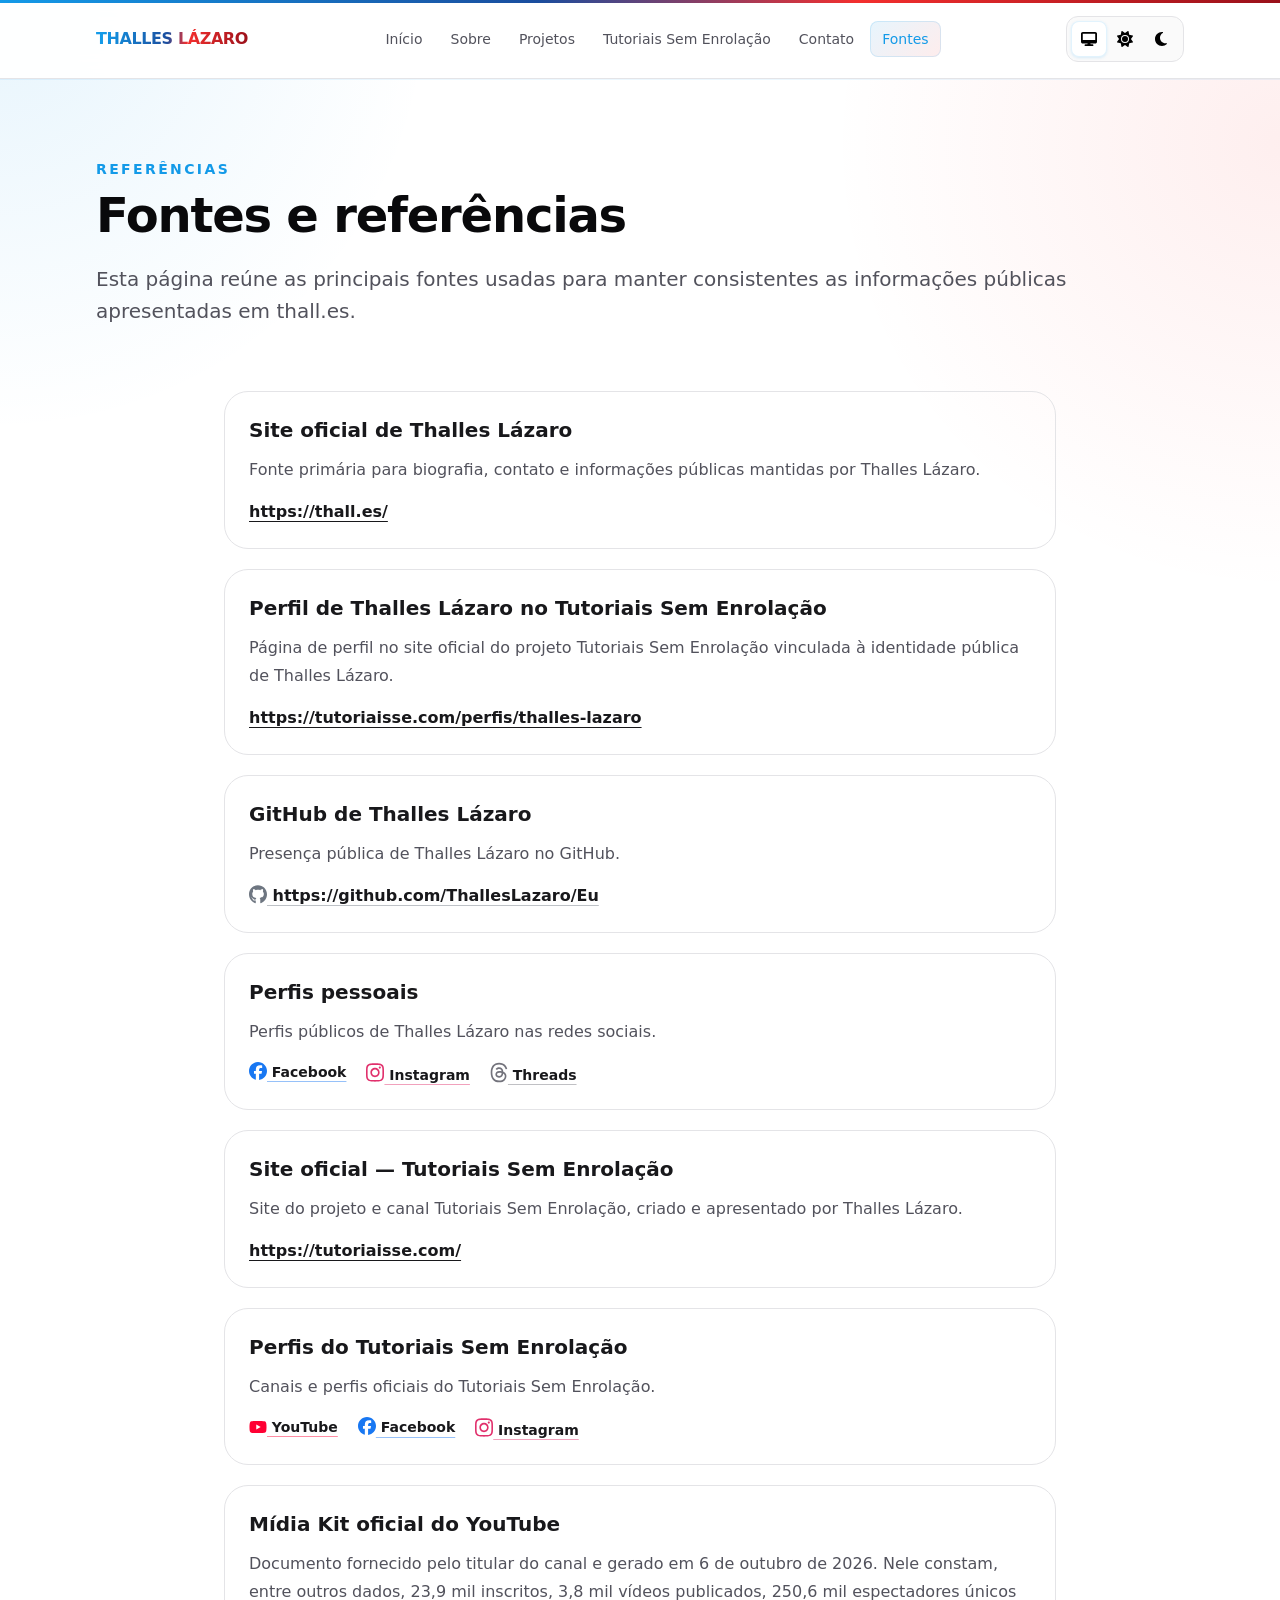
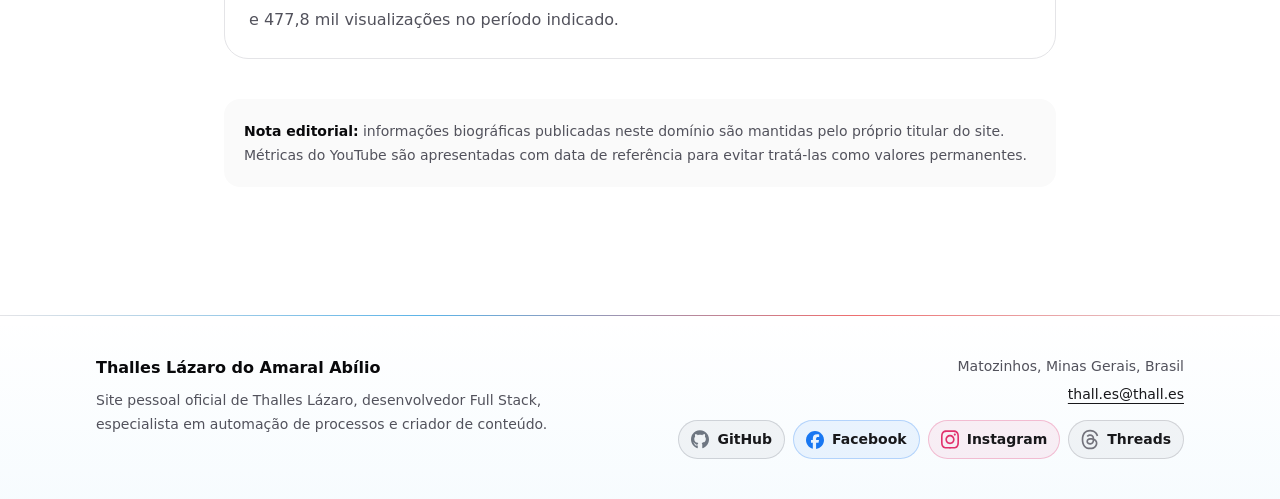
<file: fontes.html>
<!doctype html>
<html lang="pt-BR">
<head>
  <meta charset="utf-8">
  <meta name="viewport" content="width=device-width,initial-scale=1">
  <title>Fontes e referências — Thalles Lázaro</title>
  <meta name="description" content="Fontes e referências oficiais utilizadas nas informações públicas sobre Thalles Lázaro do Amaral Abílio e o canal Tutoriais Sem Enrolação.">
  <meta name="author" content="Thalles Lázaro do Amaral Abílio">
  <meta name="robots" content="index,follow,max-image-preview:large,max-snippet:-1,max-video-preview:-1">
  <meta name="referrer" content="strict-origin-when-cross-origin">
  <meta name="color-scheme" content="light dark">
  <meta name="theme-color" content="#f8fbff" id="meta-theme-color">
  <link rel="canonical" href="https://thall.es/fontes">
  <link rel="alternate" hreflang="pt-BR" href="https://thall.es/fontes">
  <link rel="alternate" hreflang="x-default" href="https://thall.es/fontes">
  <link rel="me" href="https://www.facebook.com/www.Thall.es">
  <link rel="me" href="https://www.instagram.com/eu.thall.es/">
  <link rel="me" href="https://www.threads.com/@eu.thall.es">
  <link rel="me" href="https://github.com/ThallesLazaro/Eu">
  <link rel="me" href="https://tutoriaisse.com/perfis/thalles-lazaro">
  <link rel="icon" href="favicon.ico" sizes="any">
  <link rel="manifest" href="site.webmanifest">

  <meta property="og:locale" content="pt_BR">
  <meta property="og:type" content="website">
  <meta property="og:site_name" content="Thalles Lázaro">
  <meta property="og:title" content="Fontes e referências — Thalles Lázaro">
  <meta property="og:description" content="Fontes e referências oficiais utilizadas nas informações públicas sobre Thalles Lázaro do Amaral Abílio e o canal Tutoriais Sem Enrolação.">
  <meta property="og:url" content="https://thall.es/fontes">
  <meta property="og:image" content="https://thall.es/thalles-lazaro-og.webp">
  <meta property="og:image:width" content="1200">
  <meta property="og:image:height" content="630">
  <meta property="og:image:alt" content="Fontes e referências — Thalles Lázaro">

  <meta name="twitter:card" content="summary_large_image">
  <meta name="twitter:title" content="Fontes e referências — Thalles Lázaro">
  <meta name="twitter:description" content="Fontes e referências oficiais utilizadas nas informações públicas sobre Thalles Lázaro do Amaral Abílio e o canal Tutoriais Sem Enrolação.">
  <meta name="twitter:image" content="https://thall.es/thalles-lazaro-og.webp">
  <meta name="twitter:image:alt" content="Fontes e referências — Thalles Lázaro">

  <script>
(function () {
  const key = 'thalles-tema';
  const saved = localStorage.getItem(key);
  const mode = saved === 'claro' || saved === 'escuro' || saved === 'sistema' ? saved : 'sistema';
  const dark = mode === 'escuro' || (mode === 'sistema' && window.matchMedia('(prefers-color-scheme: dark)').matches);
  document.documentElement.classList.toggle('dark', dark);
  document.documentElement.dataset.themeMode = mode;
})();
</script>
  <link rel="stylesheet" href="tailwind.css">
  <link rel="stylesheet" href="estilo.css">
  <script type="application/ld+json">
{
  "@context": "https://schema.org",
  "@graph": [
    {
      "@type": "Person",
      "@id": "https://thall.es/#thalles-lazaro",
      "name": "Thalles Lázaro do Amaral Abílio",
      "alternateName": "Thalles Lázaro",
      "url": "https://thall.es/",
      "description": "Desenvolvedor Full Stack, especialista em automação de processos e criador de conteúdo, com atuação em programação desde 2007.",
      "jobTitle": [
        "Desenvolvedor Full Stack",
        "Especialista em automação de processos",
        "Criador de conteúdo"
      ],
      "email": "mailto:thall.es@thall.es",
      "homeLocation": {
        "@type": "Place",
        "name": "Matozinhos, Minas Gerais, Brasil",
        "address": {
          "@type": "PostalAddress",
          "addressLocality": "Matozinhos",
          "addressRegion": "MG",
          "addressCountry": "BR"
        }
      },
      "knowsAbout": [
        "Desenvolvimento web",
        "PHP",
        "Java",
        "JavaScript",
        "jQuery",
        "CSS",
        "HTML",
        "Automação de processos",
        "Inteligência artificial aplicada a sistemas",
        "Aplicações web"
      ],
      "sameAs": [
        "https://www.facebook.com/www.Thall.es",
        "https://www.instagram.com/eu.thall.es/",
        "https://www.threads.com/@eu.thall.es",
        "https://github.com/ThallesLazaro/Eu",
        "https://tutoriaisse.com/perfis/thalles-lazaro"
      ],
      "image": {
        "@id": "https://thall.es/#foto-thalles-lazaro"
      },
      "subjectOf": [
        {
          "@type": "ProfilePage",
          "name": "Perfil de Thalles Lázaro no Tutoriais Sem Enrolação",
          "url": "https://tutoriaisse.com/perfis/thalles-lazaro"
        }
      ]
    },
    {
      "@type": "ImageObject",
      "@id": "https://thall.es/#foto-thalles-lazaro",
      "name": "Thalles Lázaro do Amaral Abílio",
      "caption": "Foto oficial de Thalles Lázaro do Amaral Abílio",
      "contentUrl": "https://thall.es/foto-thalles-lazaro.webp",
      "url": "https://thall.es/foto-thalles-lazaro.webp",
      "representativeOfPage": true
    },
    {
      "@type": "WebSite",
      "@id": "https://thall.es/#website",
      "url": "https://thall.es/",
      "name": "Thalles Lázaro",
      "description": "Site pessoal oficial de Thalles Lázaro do Amaral Abílio.",
      "inLanguage": "pt-BR",
      "publisher": {
        "@id": "https://thall.es/#thalles-lazaro"
      }
    },
    {
      "@type": "WebPage",
      "@id": "https://thall.es/fontes#webpage",
      "url": "https://thall.es/fontes",
      "name": "Fontes e referências — Thalles Lázaro",
      "description": "Fontes e referências oficiais utilizadas nas informações públicas sobre Thalles Lázaro do Amaral Abílio e o canal Tutoriais Sem Enrolação.",
      "inLanguage": "pt-BR",
      "isPartOf": {
        "@id": "https://thall.es/#website"
      },
      "about": {
        "@id": "https://thall.es/#thalles-lazaro"
      },
      "breadcrumb": {
        "@id": "https://thall.es/fontes#breadcrumb"
      }
    },
    {
      "@type": "BreadcrumbList",
      "@id": "https://thall.es/fontes#breadcrumb",
      "itemListElement": [
        {
          "@type": "ListItem",
          "position": 1,
          "name": "Início",
          "item": "https://thall.es/"
        },
        {
          "@type": "ListItem",
          "position": 2,
          "name": "Fontes",
          "item": "https://thall.es/fontes"
        }
      ]
    }
  ]
}
</script>
  <script src="script.js" defer></script>
</head>
<body class="site-shell min-h-screen bg-white text-zinc-900 antialiased dark:bg-zinc-950 dark:text-zinc-100">

<header class="site-header border-b border-zinc-200 bg-white/95 dark:border-zinc-800 dark:bg-zinc-950/95">
  <div class="mx-auto flex max-w-6xl items-center justify-between gap-4 px-4 py-4 sm:px-6 lg:px-8">
    <a href="/" class="site-brand min-w-0 text-base font-black tracking-tight" aria-label="Thalles Lázaro — início">THALLES LÁZARO</a>
    <nav class="hidden items-center gap-1 lg:flex" aria-label="Navegação principal"><a href="/" class="rounded-lg px-3 py-2 text-sm font-medium transition hover:bg-zinc-100 dark:hover:bg-zinc-900 text-zinc-600 dark:text-zinc-300" >Início</a>
<a href="/sobre" class="rounded-lg px-3 py-2 text-sm font-medium transition hover:bg-zinc-100 dark:hover:bg-zinc-900 text-zinc-600 dark:text-zinc-300" >Sobre</a>
<a href="/projetos" class="rounded-lg px-3 py-2 text-sm font-medium transition hover:bg-zinc-100 dark:hover:bg-zinc-900 text-zinc-600 dark:text-zinc-300" >Projetos</a>
<a href="/tutoriais-sem-enrolacao" class="rounded-lg px-3 py-2 text-sm font-medium transition hover:bg-zinc-100 dark:hover:bg-zinc-900 text-zinc-600 dark:text-zinc-300" >Tutoriais Sem Enrolação</a>
<a href="/contato" class="rounded-lg px-3 py-2 text-sm font-medium transition hover:bg-zinc-100 dark:hover:bg-zinc-900 text-zinc-600 dark:text-zinc-300" >Contato</a>
<a href="/fontes" class="rounded-lg px-3 py-2 text-sm font-medium transition hover:bg-zinc-100 dark:hover:bg-zinc-900 text-zinc-950 dark:text-white" aria-current="page">Fontes</a></nav>
    <div class="flex items-center gap-2">
      <div class="flex items-center rounded-xl border border-zinc-200 bg-zinc-50 p-1 dark:border-zinc-800 dark:bg-zinc-900" role="group" aria-label="Tema do site">
        <button type="button" data-theme-choice="sistema" class="theme-choice inline-flex min-h-9 min-w-9 items-center justify-center rounded-lg px-2 text-xs font-semibold text-zinc-600 transition hover:bg-white dark:text-zinc-300 dark:hover:bg-zinc-800" aria-label="Usar tema do sistema" title="Sistema">
          <img src="fa-desktop.svg" alt="" class="h-4 w-4 dark:invert" width="16" height="16">
          <span class="sr-only">Sistema</span>
        </button>
        <button type="button" data-theme-choice="claro" class="theme-choice inline-flex min-h-9 min-w-9 items-center justify-center rounded-lg px-2 text-xs font-semibold text-zinc-600 transition hover:bg-white dark:text-zinc-300 dark:hover:bg-zinc-800" aria-label="Usar tema claro" title="Claro">
          <img src="fa-sun.svg" alt="" class="h-4 w-4 dark:invert" width="16" height="16">
          <span class="sr-only">Claro</span>
        </button>
        <button type="button" data-theme-choice="escuro" class="theme-choice inline-flex min-h-9 min-w-9 items-center justify-center rounded-lg px-2 text-xs font-semibold text-zinc-600 transition hover:bg-white dark:text-zinc-300 dark:hover:bg-zinc-800" aria-label="Usar tema escuro" title="Escuro">
          <img src="fa-moon.svg" alt="" class="h-4 w-4 dark:invert" width="16" height="16">
          <span class="sr-only">Escuro</span>
        </button>
      </div>
      <details class="relative lg:hidden">
        <summary class="flex min-h-11 min-w-11 cursor-pointer list-none items-center justify-center rounded-xl border border-zinc-200 bg-white text-zinc-900 dark:border-zinc-800 dark:bg-zinc-950 dark:text-white" aria-label="Abrir menu">
          <img src="fa-bars.svg" alt="" class="h-5 w-5 dark:invert" width="20" height="20">
        </summary>
        <nav class="absolute right-0 z-20 mt-2 w-72 rounded-2xl border border-zinc-200 bg-white p-2 shadow-xl dark:border-zinc-800 dark:bg-zinc-950" aria-label="Navegação móvel"><a href="/" class="block rounded-lg px-3 py-2 text-sm font-medium hover:bg-zinc-100 dark:hover:bg-zinc-900">Início</a>
<a href="/sobre" class="block rounded-lg px-3 py-2 text-sm font-medium hover:bg-zinc-100 dark:hover:bg-zinc-900">Sobre</a>
<a href="/projetos" class="block rounded-lg px-3 py-2 text-sm font-medium hover:bg-zinc-100 dark:hover:bg-zinc-900">Projetos</a>
<a href="/tutoriais-sem-enrolacao" class="block rounded-lg px-3 py-2 text-sm font-medium hover:bg-zinc-100 dark:hover:bg-zinc-900">Tutoriais Sem Enrolação</a>
<a href="/contato" class="block rounded-lg px-3 py-2 text-sm font-medium hover:bg-zinc-100 dark:hover:bg-zinc-900">Contato</a>
<a href="/fontes" class="block rounded-lg px-3 py-2 text-sm font-medium hover:bg-zinc-100 dark:hover:bg-zinc-900">Fontes</a></nav>
      </details>
    </div>
  </div>
</header>
<main>

<section class="hero-section mx-auto max-w-6xl px-4 pb-8 pt-14 sm:px-6 sm:pt-20 lg:px-8">
  <p class="eyebrow text-sm font-bold uppercase tracking-[0.16em] text-zinc-500">Referências</p>
  <h1 class="mt-3 text-4xl font-black tracking-tight text-zinc-950 sm:text-5xl dark:text-white">Fontes e referências</h1>
  <p class="mt-6 text-xl leading-8 text-zinc-600 dark:text-zinc-300">Esta página reúne as principais fontes usadas para manter consistentes as informações públicas apresentadas em thall.es.</p>
</section>
<section class="mx-auto max-w-4xl px-4 py-8 sm:px-6 lg:px-8">
  <div class="space-y-5">
    <article class="rounded-3xl border border-zinc-200 p-6 dark:border-zinc-800"><h2 class="text-xl font-black">Site oficial de Thalles Lázaro</h2><p class="mt-3 leading-7 text-zinc-600 dark:text-zinc-300">Fonte primária para biografia, contato e informações públicas mantidas por Thalles Lázaro.</p><a href="https://thall.es/" class="mt-4 inline-block font-bold underline underline-offset-4">https://thall.es/</a></article>
    <article class="rounded-3xl border border-zinc-200 p-6 dark:border-zinc-800"><h2 class="text-xl font-black">Perfil de Thalles Lázaro no Tutoriais Sem Enrolação</h2><p class="mt-3 leading-7 text-zinc-600 dark:text-zinc-300">Página de perfil no site oficial do projeto Tutoriais Sem Enrolação vinculada à identidade pública de Thalles Lázaro.</p><a href="https://tutoriaisse.com/perfis/thalles-lazaro" target="_blank" rel="me noopener noreferrer" class="mt-4 inline-block font-bold underline underline-offset-4">https://tutoriaisse.com/perfis/thalles-lazaro</a></article>
    <article class="rounded-3xl border border-zinc-200 p-6 dark:border-zinc-800"><h2 class="text-xl font-black">GitHub de Thalles Lázaro</h2><p class="mt-3 leading-7 text-zinc-600 dark:text-zinc-300">Presença pública de Thalles Lázaro no GitHub.</p><a href="https://github.com/ThallesLazaro/Eu" target="_blank" rel="me noopener noreferrer" class="mt-4 inline-block font-bold underline underline-offset-4 social-link social-github"><img src="fa-github.svg" alt="" class="social-icon" width="18" height="18"> https://github.com/ThallesLazaro/Eu</a></article>
    <article class="rounded-3xl border border-zinc-200 p-6 dark:border-zinc-800"><h2 class="text-xl font-black">Perfis pessoais</h2><p class="mt-3 leading-7 text-zinc-600 dark:text-zinc-300">Perfis públicos de Thalles Lázaro nas redes sociais.</p><div class="mt-4 flex flex-wrap gap-5 gap-y-3 text-sm font-bold"><a href="https://www.facebook.com/www.Thall.es" target="_blank" rel="me noopener noreferrer" class="underline underline-offset-4 social-link social-facebook"><img src="fa-facebook.svg" alt="" class="social-icon" width="18" height="18"> Facebook</a>
<a href="https://www.instagram.com/eu.thall.es/" target="_blank" rel="me noopener noreferrer" class="underline underline-offset-4 social-link social-instagram"><img src="fa-instagram.svg" alt="" class="social-icon" width="18" height="18"> Instagram</a>
<a href="https://www.threads.com/@eu.thall.es" target="_blank" rel="me noopener noreferrer" class="underline underline-offset-4 social-link social-threads"><img src="fa-threads.svg" alt="" class="social-icon" width="18" height="18"> Threads</a></div></article>
    <article class="rounded-3xl border border-zinc-200 p-6 dark:border-zinc-800"><h2 class="text-xl font-black">Site oficial — Tutoriais Sem Enrolação</h2><p class="mt-3 leading-7 text-zinc-600 dark:text-zinc-300">Site do projeto e canal Tutoriais Sem Enrolação, criado e apresentado por Thalles Lázaro.</p><a href="https://tutoriaisse.com/" target="_blank" rel="noopener noreferrer" class="mt-4 inline-block font-bold underline underline-offset-4">https://tutoriaisse.com/</a></article>
    <article class="rounded-3xl border border-zinc-200 p-6 dark:border-zinc-800"><h2 class="text-xl font-black">Perfis do Tutoriais Sem Enrolação</h2><p class="mt-3 leading-7 text-zinc-600 dark:text-zinc-300">Canais e perfis oficiais do Tutoriais Sem Enrolação.</p><div class="mt-4 flex flex-wrap gap-5 gap-y-3 text-sm font-bold"><a href="https://youtube.com/@TutoriaisSE" target="_blank" rel="noopener noreferrer" class="underline underline-offset-4 social-link social-youtube"><img src="fa-youtube.svg" alt="" class="social-icon" width="18" height="18"> YouTube</a>
<a href="https://www.facebook.com/TutoriaisSE/" target="_blank" rel="noopener noreferrer" class="underline underline-offset-4 social-link social-facebook"><img src="fa-facebook.svg" alt="" class="social-icon" width="18" height="18"> Facebook</a>
<a href="https://www.instagram.com/tutoriaisse/" target="_blank" rel="noopener noreferrer" class="underline underline-offset-4 social-link social-instagram"><img src="fa-instagram.svg" alt="" class="social-icon" width="18" height="18"> Instagram</a></div></article>
    <article class="rounded-3xl border border-zinc-200 p-6 dark:border-zinc-800"><h2 class="text-xl font-black">Mídia Kit oficial do YouTube</h2><p class="mt-3 leading-7 text-zinc-600 dark:text-zinc-300">Documento fornecido pelo titular do canal e gerado em 6 de outubro de 2026. Nele constam, entre outros dados, 23,9 mil inscritos, 3,8 mil vídeos publicados, 250,6 mil espectadores únicos e 477,8 mil visualizações no período indicado.</p></article>
  </div>
  <div class="mt-10 rounded-2xl bg-zinc-50 p-5 text-sm leading-6 text-zinc-600 dark:bg-zinc-900 dark:text-zinc-400"><strong class="text-zinc-950 dark:text-white">Nota editorial:</strong> informações biográficas publicadas neste domínio são mantidas pelo próprio titular do site. Métricas do YouTube são apresentadas com data de referência para evitar tratá-las como valores permanentes.</div>
</section>

</main>

<footer class="site-footer mt-24 border-t border-zinc-200 dark:border-zinc-800">
  <div class="mx-auto grid max-w-6xl gap-8 px-4 py-10 sm:px-6 md:grid-cols-2 lg:px-8">
    <div>
      <p class="font-bold text-zinc-950 dark:text-white">Thalles Lázaro do Amaral Abílio</p>
      <p class="mt-2 max-w-xl text-sm leading-6 text-zinc-600 dark:text-zinc-400">Site pessoal oficial de Thalles Lázaro, desenvolvedor Full Stack, especialista em automação de processos e criador de conteúdo.</p>
    </div>
    <div class="md:text-right">
      <p class="text-sm text-zinc-600 dark:text-zinc-400">Matozinhos, Minas Gerais, Brasil</p>
      <p class="mt-2 text-sm"><a href="mailto:thall.es@thall.es" class="footer-email font-medium underline underline-offset-4">thall.es@thall.es</a></p>
      <nav class="footer-social mt-4 flex flex-wrap gap-2 md:justify-end" aria-label="Perfis sociais oficiais de Thalles Lázaro">
        <a href="https://github.com/ThallesLazaro/Eu" target="_blank" rel="me noopener noreferrer" class="social-chip social-github"><img src="fa-github.svg" alt="" width="18" height="18">GitHub</a>
        <a href="https://www.facebook.com/www.Thall.es" target="_blank" rel="me noopener noreferrer" class="social-chip social-facebook"><img src="fa-facebook.svg" alt="" width="18" height="18">Facebook</a>
        <a href="https://www.instagram.com/eu.thall.es/" target="_blank" rel="me noopener noreferrer" class="social-chip social-instagram"><img src="fa-instagram.svg" alt="" width="18" height="18">Instagram</a>
        <a href="https://www.threads.com/@eu.thall.es" target="_blank" rel="me noopener noreferrer" class="social-chip social-threads"><img src="fa-threads.svg" alt="" width="18" height="18">Threads</a>
      </nav>
    </div>
  </div>
</footer>
</body>
</html>
</file>
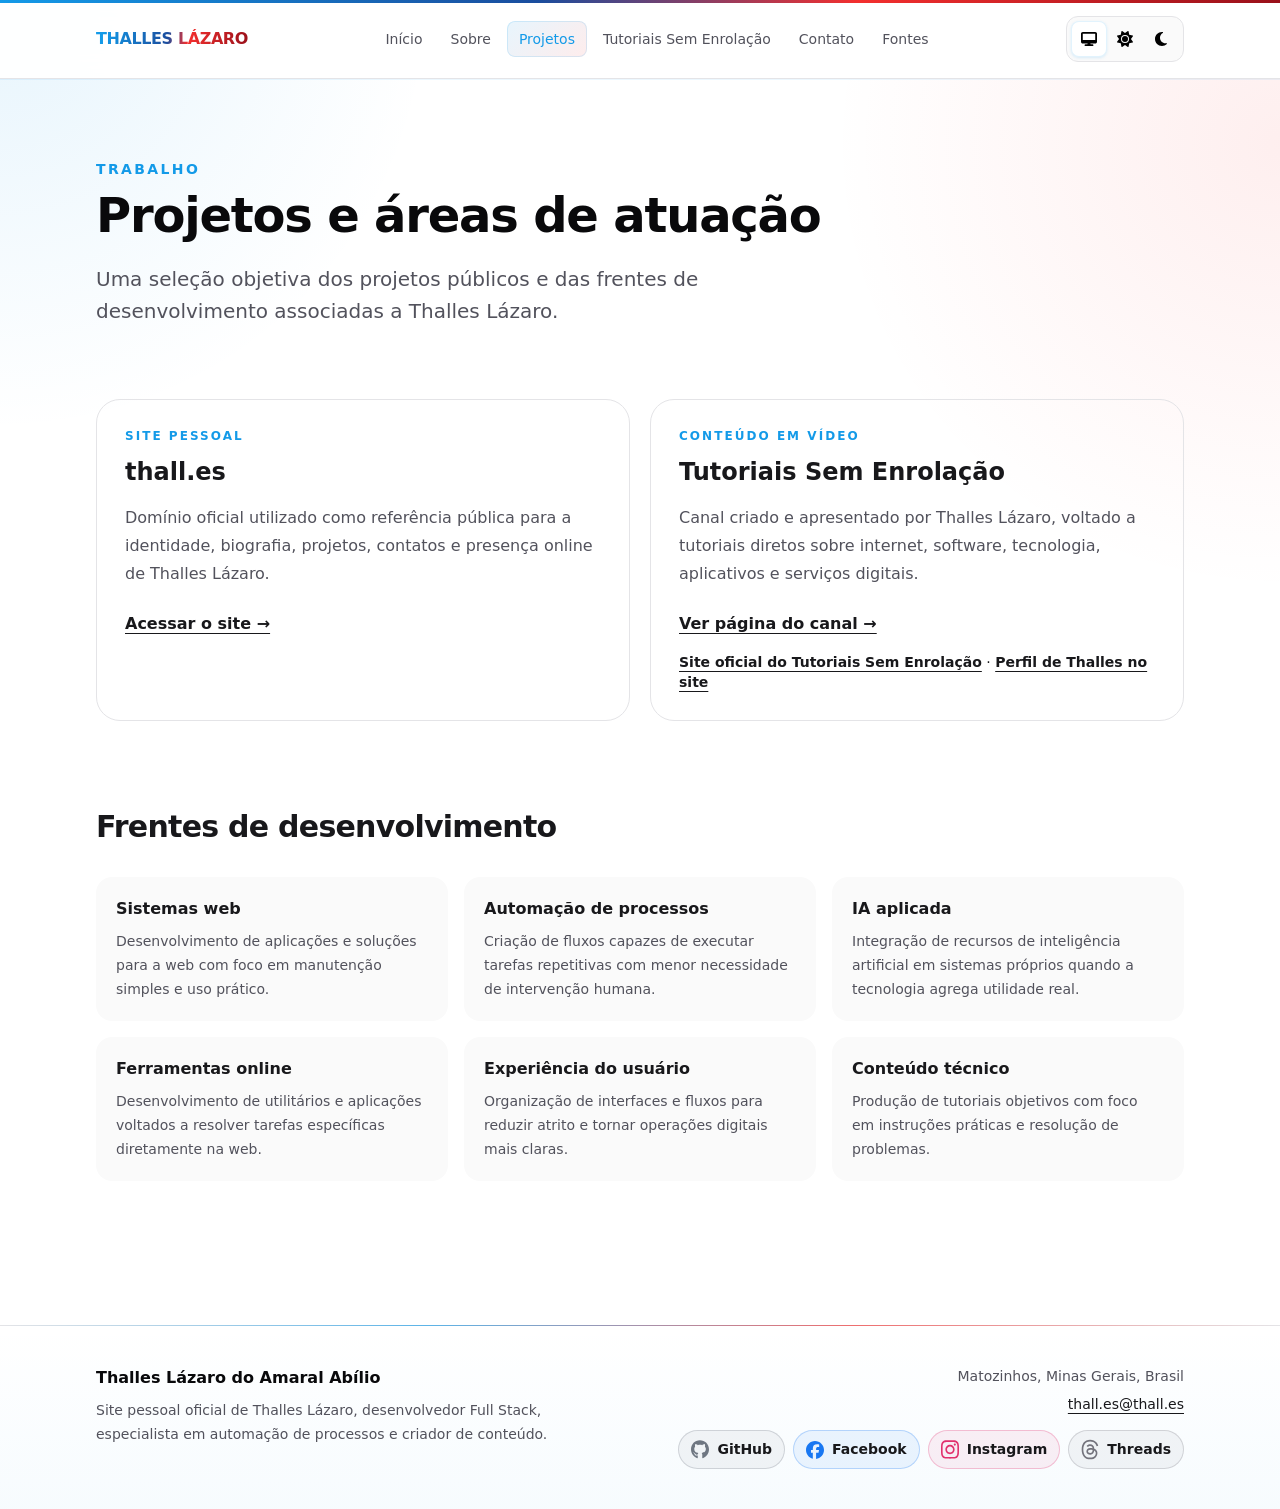
<file: projetos.html>
<!doctype html>
<html lang="pt-BR">
<head>
  <meta charset="utf-8">
  <meta name="viewport" content="width=device-width,initial-scale=1">
  <title>Projetos de Thalles Lázaro — Desenvolvimento e automação</title>
  <meta name="description" content="Projetos e áreas de trabalho de Thalles Lázaro, incluindo o site pessoal thall.es, o canal Tutoriais Sem Enrolação e desenvolvimento de sistemas web e automações.">
  <meta name="author" content="Thalles Lázaro do Amaral Abílio">
  <meta name="robots" content="index,follow,max-image-preview:large,max-snippet:-1,max-video-preview:-1">
  <meta name="referrer" content="strict-origin-when-cross-origin">
  <meta name="color-scheme" content="light dark">
  <meta name="theme-color" content="#f8fbff" id="meta-theme-color">
  <link rel="canonical" href="https://thall.es/projetos">
  <link rel="alternate" hreflang="pt-BR" href="https://thall.es/projetos">
  <link rel="alternate" hreflang="x-default" href="https://thall.es/projetos">
  <link rel="me" href="https://www.facebook.com/www.Thall.es">
  <link rel="me" href="https://www.instagram.com/eu.thall.es/">
  <link rel="me" href="https://www.threads.com/@eu.thall.es">
  <link rel="me" href="https://github.com/ThallesLazaro/Eu">
  <link rel="me" href="https://tutoriaisse.com/perfis/thalles-lazaro">
  <link rel="icon" href="favicon.ico" sizes="any">
  <link rel="manifest" href="site.webmanifest">

  <meta property="og:locale" content="pt_BR">
  <meta property="og:type" content="website">
  <meta property="og:site_name" content="Thalles Lázaro">
  <meta property="og:title" content="Projetos de Thalles Lázaro — Desenvolvimento e automação">
  <meta property="og:description" content="Projetos e áreas de trabalho de Thalles Lázaro, incluindo o site pessoal thall.es, o canal Tutoriais Sem Enrolação e desenvolvimento de sistemas web e automações.">
  <meta property="og:url" content="https://thall.es/projetos">
  <meta property="og:image" content="https://thall.es/thalles-lazaro-og.webp">
  <meta property="og:image:width" content="1200">
  <meta property="og:image:height" content="630">
  <meta property="og:image:alt" content="Projetos de Thalles Lázaro — Desenvolvimento e automação">

  <meta name="twitter:card" content="summary_large_image">
  <meta name="twitter:title" content="Projetos de Thalles Lázaro — Desenvolvimento e automação">
  <meta name="twitter:description" content="Projetos e áreas de trabalho de Thalles Lázaro, incluindo o site pessoal thall.es, o canal Tutoriais Sem Enrolação e desenvolvimento de sistemas web e automações.">
  <meta name="twitter:image" content="https://thall.es/thalles-lazaro-og.webp">
  <meta name="twitter:image:alt" content="Projetos de Thalles Lázaro — Desenvolvimento e automação">

  <script>
(function () {
  const key = 'thalles-tema';
  const saved = localStorage.getItem(key);
  const mode = saved === 'claro' || saved === 'escuro' || saved === 'sistema' ? saved : 'sistema';
  const dark = mode === 'escuro' || (mode === 'sistema' && window.matchMedia('(prefers-color-scheme: dark)').matches);
  document.documentElement.classList.toggle('dark', dark);
  document.documentElement.dataset.themeMode = mode;
})();
</script>
  <link rel="stylesheet" href="tailwind.css">
  <link rel="stylesheet" href="estilo.css">
  <script type="application/ld+json">
{
  "@context": "https://schema.org",
  "@graph": [
    {
      "@type": "Person",
      "@id": "https://thall.es/#thalles-lazaro",
      "name": "Thalles Lázaro do Amaral Abílio",
      "alternateName": "Thalles Lázaro",
      "url": "https://thall.es/",
      "description": "Desenvolvedor Full Stack, especialista em automação de processos e criador de conteúdo, com atuação em programação desde 2007.",
      "jobTitle": [
        "Desenvolvedor Full Stack",
        "Especialista em automação de processos",
        "Criador de conteúdo"
      ],
      "email": "mailto:thall.es@thall.es",
      "homeLocation": {
        "@type": "Place",
        "name": "Matozinhos, Minas Gerais, Brasil",
        "address": {
          "@type": "PostalAddress",
          "addressLocality": "Matozinhos",
          "addressRegion": "MG",
          "addressCountry": "BR"
        }
      },
      "knowsAbout": [
        "Desenvolvimento web",
        "PHP",
        "Java",
        "JavaScript",
        "jQuery",
        "CSS",
        "HTML",
        "Automação de processos",
        "Inteligência artificial aplicada a sistemas",
        "Aplicações web"
      ],
      "sameAs": [
        "https://www.facebook.com/www.Thall.es",
        "https://www.instagram.com/eu.thall.es/",
        "https://www.threads.com/@eu.thall.es",
        "https://github.com/ThallesLazaro/Eu",
        "https://tutoriaisse.com/perfis/thalles-lazaro"
      ],
      "image": {
        "@id": "https://thall.es/#foto-thalles-lazaro"
      },
      "subjectOf": [
        {
          "@type": "ProfilePage",
          "name": "Perfil de Thalles Lázaro no Tutoriais Sem Enrolação",
          "url": "https://tutoriaisse.com/perfis/thalles-lazaro"
        }
      ]
    },
    {
      "@type": "ImageObject",
      "@id": "https://thall.es/#foto-thalles-lazaro",
      "name": "Thalles Lázaro do Amaral Abílio",
      "caption": "Foto oficial de Thalles Lázaro do Amaral Abílio",
      "contentUrl": "https://thall.es/foto-thalles-lazaro.webp",
      "url": "https://thall.es/foto-thalles-lazaro.webp",
      "representativeOfPage": true
    },
    {
      "@type": "WebSite",
      "@id": "https://thall.es/#website",
      "url": "https://thall.es/",
      "name": "Thalles Lázaro",
      "description": "Site pessoal oficial de Thalles Lázaro do Amaral Abílio.",
      "inLanguage": "pt-BR",
      "publisher": {
        "@id": "https://thall.es/#thalles-lazaro"
      }
    },
    {
      "@type": "CollectionPage",
      "@id": "https://thall.es/projetos#webpage",
      "url": "https://thall.es/projetos",
      "name": "Projetos de Thalles Lázaro",
      "description": "Projetos e áreas de trabalho de Thalles Lázaro, incluindo o site pessoal thall.es, o canal Tutoriais Sem Enrolação e desenvolvimento de sistemas web e automações.",
      "inLanguage": "pt-BR",
      "isPartOf": {
        "@id": "https://thall.es/#website"
      },
      "about": {
        "@id": "https://thall.es/#thalles-lazaro"
      },
      "breadcrumb": {
        "@id": "https://thall.es/projetos#breadcrumb"
      }
    },
    {
      "@type": "BreadcrumbList",
      "@id": "https://thall.es/projetos#breadcrumb",
      "itemListElement": [
        {
          "@type": "ListItem",
          "position": 1,
          "name": "Início",
          "item": "https://thall.es/"
        },
        {
          "@type": "ListItem",
          "position": 2,
          "name": "Projetos",
          "item": "https://thall.es/projetos"
        }
      ]
    }
  ]
}
</script>
  <script src="script.js" defer></script>
</head>
<body class="site-shell min-h-screen bg-white text-zinc-900 antialiased dark:bg-zinc-950 dark:text-zinc-100">

<header class="site-header border-b border-zinc-200 bg-white/95 dark:border-zinc-800 dark:bg-zinc-950/95">
  <div class="mx-auto flex max-w-6xl items-center justify-between gap-4 px-4 py-4 sm:px-6 lg:px-8">
    <a href="/" class="site-brand min-w-0 text-base font-black tracking-tight" aria-label="Thalles Lázaro — início">THALLES LÁZARO</a>
    <nav class="hidden items-center gap-1 lg:flex" aria-label="Navegação principal"><a href="/" class="rounded-lg px-3 py-2 text-sm font-medium transition hover:bg-zinc-100 dark:hover:bg-zinc-900 text-zinc-600 dark:text-zinc-300" >Início</a>
<a href="/sobre" class="rounded-lg px-3 py-2 text-sm font-medium transition hover:bg-zinc-100 dark:hover:bg-zinc-900 text-zinc-600 dark:text-zinc-300" >Sobre</a>
<a href="/projetos" class="rounded-lg px-3 py-2 text-sm font-medium transition hover:bg-zinc-100 dark:hover:bg-zinc-900 text-zinc-950 dark:text-white" aria-current="page">Projetos</a>
<a href="/tutoriais-sem-enrolacao" class="rounded-lg px-3 py-2 text-sm font-medium transition hover:bg-zinc-100 dark:hover:bg-zinc-900 text-zinc-600 dark:text-zinc-300" >Tutoriais Sem Enrolação</a>
<a href="/contato" class="rounded-lg px-3 py-2 text-sm font-medium transition hover:bg-zinc-100 dark:hover:bg-zinc-900 text-zinc-600 dark:text-zinc-300" >Contato</a>
<a href="/fontes" class="rounded-lg px-3 py-2 text-sm font-medium transition hover:bg-zinc-100 dark:hover:bg-zinc-900 text-zinc-600 dark:text-zinc-300" >Fontes</a></nav>
    <div class="flex items-center gap-2">
      <div class="flex items-center rounded-xl border border-zinc-200 bg-zinc-50 p-1 dark:border-zinc-800 dark:bg-zinc-900" role="group" aria-label="Tema do site">
        <button type="button" data-theme-choice="sistema" class="theme-choice inline-flex min-h-9 min-w-9 items-center justify-center rounded-lg px-2 text-xs font-semibold text-zinc-600 transition hover:bg-white dark:text-zinc-300 dark:hover:bg-zinc-800" aria-label="Usar tema do sistema" title="Sistema">
          <img src="fa-desktop.svg" alt="" class="h-4 w-4 dark:invert" width="16" height="16">
          <span class="sr-only">Sistema</span>
        </button>
        <button type="button" data-theme-choice="claro" class="theme-choice inline-flex min-h-9 min-w-9 items-center justify-center rounded-lg px-2 text-xs font-semibold text-zinc-600 transition hover:bg-white dark:text-zinc-300 dark:hover:bg-zinc-800" aria-label="Usar tema claro" title="Claro">
          <img src="fa-sun.svg" alt="" class="h-4 w-4 dark:invert" width="16" height="16">
          <span class="sr-only">Claro</span>
        </button>
        <button type="button" data-theme-choice="escuro" class="theme-choice inline-flex min-h-9 min-w-9 items-center justify-center rounded-lg px-2 text-xs font-semibold text-zinc-600 transition hover:bg-white dark:text-zinc-300 dark:hover:bg-zinc-800" aria-label="Usar tema escuro" title="Escuro">
          <img src="fa-moon.svg" alt="" class="h-4 w-4 dark:invert" width="16" height="16">
          <span class="sr-only">Escuro</span>
        </button>
      </div>
      <details class="relative lg:hidden">
        <summary class="flex min-h-11 min-w-11 cursor-pointer list-none items-center justify-center rounded-xl border border-zinc-200 bg-white text-zinc-900 dark:border-zinc-800 dark:bg-zinc-950 dark:text-white" aria-label="Abrir menu">
          <img src="fa-bars.svg" alt="" class="h-5 w-5 dark:invert" width="20" height="20">
        </summary>
        <nav class="absolute right-0 z-20 mt-2 w-72 rounded-2xl border border-zinc-200 bg-white p-2 shadow-xl dark:border-zinc-800 dark:bg-zinc-950" aria-label="Navegação móvel"><a href="/" class="block rounded-lg px-3 py-2 text-sm font-medium hover:bg-zinc-100 dark:hover:bg-zinc-900">Início</a>
<a href="/sobre" class="block rounded-lg px-3 py-2 text-sm font-medium hover:bg-zinc-100 dark:hover:bg-zinc-900">Sobre</a>
<a href="/projetos" class="block rounded-lg px-3 py-2 text-sm font-medium hover:bg-zinc-100 dark:hover:bg-zinc-900">Projetos</a>
<a href="/tutoriais-sem-enrolacao" class="block rounded-lg px-3 py-2 text-sm font-medium hover:bg-zinc-100 dark:hover:bg-zinc-900">Tutoriais Sem Enrolação</a>
<a href="/contato" class="block rounded-lg px-3 py-2 text-sm font-medium hover:bg-zinc-100 dark:hover:bg-zinc-900">Contato</a>
<a href="/fontes" class="block rounded-lg px-3 py-2 text-sm font-medium hover:bg-zinc-100 dark:hover:bg-zinc-900">Fontes</a></nav>
      </details>
    </div>
  </div>
</header>
<main>

<section class="hero-section mx-auto max-w-6xl px-4 pb-8 pt-14 sm:px-6 sm:pt-20 lg:px-8">
  <p class="eyebrow text-sm font-bold uppercase tracking-[0.16em] text-zinc-500">Trabalho</p>
  <h1 class="mt-3 text-4xl font-black tracking-tight text-zinc-950 sm:text-5xl dark:text-white">Projetos e áreas de atuação</h1>
  <p class="mt-6 max-w-3xl text-xl leading-8 text-zinc-600 dark:text-zinc-300">Uma seleção objetiva dos projetos públicos e das frentes de desenvolvimento associadas a Thalles Lázaro.</p>
</section>
<section class="mx-auto max-w-6xl px-4 py-10 sm:px-6 lg:px-8">
  <div class="grid gap-5 md:grid-cols-2">
    <article class="rounded-3xl border border-zinc-200 p-7 dark:border-zinc-800">
      <p class="eyebrow text-xs font-bold uppercase tracking-[0.16em] text-zinc-500">Site pessoal</p>
      <h2 class="mt-3 text-2xl font-black">thall.es</h2>
      <p class="mt-4 leading-7 text-zinc-600 dark:text-zinc-300">Domínio oficial utilizado como referência pública para a identidade, biografia, projetos, contatos e presença online de Thalles Lázaro.</p>
      <a href="/" class="mt-6 inline-block font-bold underline underline-offset-4">Acessar o site →</a>
    </article>
    <article class="rounded-3xl border border-zinc-200 p-7 dark:border-zinc-800">
      <p class="eyebrow text-xs font-bold uppercase tracking-[0.16em] text-zinc-500">Conteúdo em vídeo</p>
      <h2 class="mt-3 text-2xl font-black">Tutoriais Sem Enrolação</h2>
      <p class="mt-4 leading-7 text-zinc-600 dark:text-zinc-300">Canal criado e apresentado por Thalles Lázaro, voltado a tutoriais diretos sobre internet, software, tecnologia, aplicativos e serviços digitais.</p>
      <a href="/tutoriais-sem-enrolacao" class="mt-6 inline-block font-bold underline underline-offset-4">Ver página do canal →</a>
    
      <p class="mt-4 text-sm"><a href="https://tutoriaisse.com/" target="_blank" rel="noopener noreferrer" class="font-bold underline underline-offset-4">Site oficial do Tutoriais Sem Enrolação</a> · <a href="https://tutoriaisse.com/perfis/thalles-lazaro" target="_blank" rel="me noopener noreferrer" class="font-bold underline underline-offset-4">Perfil de Thalles no site</a></p>
    </article>
  </div>
</section>
<section class="mx-auto max-w-6xl px-4 py-12 sm:px-6 lg:px-8">
  <h2 class="text-3xl font-black tracking-tight">Frentes de desenvolvimento</h2>
  <div class="mt-8 grid gap-4 sm:grid-cols-2 lg:grid-cols-3">
    <div class="rounded-2xl bg-zinc-50 p-5 dark:bg-zinc-900"><h3 class="font-black">Sistemas web</h3><p class="mt-2 text-sm leading-6 text-zinc-600 dark:text-zinc-400">Desenvolvimento de aplicações e soluções para a web com foco em manutenção simples e uso prático.</p></div><div class="rounded-2xl bg-zinc-50 p-5 dark:bg-zinc-900"><h3 class="font-black">Automação de processos</h3><p class="mt-2 text-sm leading-6 text-zinc-600 dark:text-zinc-400">Criação de fluxos capazes de executar tarefas repetitivas com menor necessidade de intervenção humana.</p></div><div class="rounded-2xl bg-zinc-50 p-5 dark:bg-zinc-900"><h3 class="font-black">IA aplicada</h3><p class="mt-2 text-sm leading-6 text-zinc-600 dark:text-zinc-400">Integração de recursos de inteligência artificial em sistemas próprios quando a tecnologia agrega utilidade real.</p></div><div class="rounded-2xl bg-zinc-50 p-5 dark:bg-zinc-900"><h3 class="font-black">Ferramentas online</h3><p class="mt-2 text-sm leading-6 text-zinc-600 dark:text-zinc-400">Desenvolvimento de utilitários e aplicações voltados a resolver tarefas específicas diretamente na web.</p></div><div class="rounded-2xl bg-zinc-50 p-5 dark:bg-zinc-900"><h3 class="font-black">Experiência do usuário</h3><p class="mt-2 text-sm leading-6 text-zinc-600 dark:text-zinc-400">Organização de interfaces e fluxos para reduzir atrito e tornar operações digitais mais claras.</p></div><div class="rounded-2xl bg-zinc-50 p-5 dark:bg-zinc-900"><h3 class="font-black">Conteúdo técnico</h3><p class="mt-2 text-sm leading-6 text-zinc-600 dark:text-zinc-400">Produção de tutoriais objetivos com foco em instruções práticas e resolução de problemas.</p></div>
  </div>
</section>

</main>

<footer class="site-footer mt-24 border-t border-zinc-200 dark:border-zinc-800">
  <div class="mx-auto grid max-w-6xl gap-8 px-4 py-10 sm:px-6 md:grid-cols-2 lg:px-8">
    <div>
      <p class="font-bold text-zinc-950 dark:text-white">Thalles Lázaro do Amaral Abílio</p>
      <p class="mt-2 max-w-xl text-sm leading-6 text-zinc-600 dark:text-zinc-400">Site pessoal oficial de Thalles Lázaro, desenvolvedor Full Stack, especialista em automação de processos e criador de conteúdo.</p>
    </div>
    <div class="md:text-right">
      <p class="text-sm text-zinc-600 dark:text-zinc-400">Matozinhos, Minas Gerais, Brasil</p>
      <p class="mt-2 text-sm"><a href="mailto:thall.es@thall.es" class="footer-email font-medium underline underline-offset-4">thall.es@thall.es</a></p>
      <nav class="footer-social mt-4 flex flex-wrap gap-2 md:justify-end" aria-label="Perfis sociais oficiais de Thalles Lázaro">
        <a href="https://github.com/ThallesLazaro/Eu" target="_blank" rel="me noopener noreferrer" class="social-chip social-github"><img src="fa-github.svg" alt="" width="18" height="18">GitHub</a>
        <a href="https://www.facebook.com/www.Thall.es" target="_blank" rel="me noopener noreferrer" class="social-chip social-facebook"><img src="fa-facebook.svg" alt="" width="18" height="18">Facebook</a>
        <a href="https://www.instagram.com/eu.thall.es/" target="_blank" rel="me noopener noreferrer" class="social-chip social-instagram"><img src="fa-instagram.svg" alt="" width="18" height="18">Instagram</a>
        <a href="https://www.threads.com/@eu.thall.es" target="_blank" rel="me noopener noreferrer" class="social-chip social-threads"><img src="fa-threads.svg" alt="" width="18" height="18">Threads</a>
      </nav>
    </div>
  </div>
</footer>
</body>
</html>
</file>
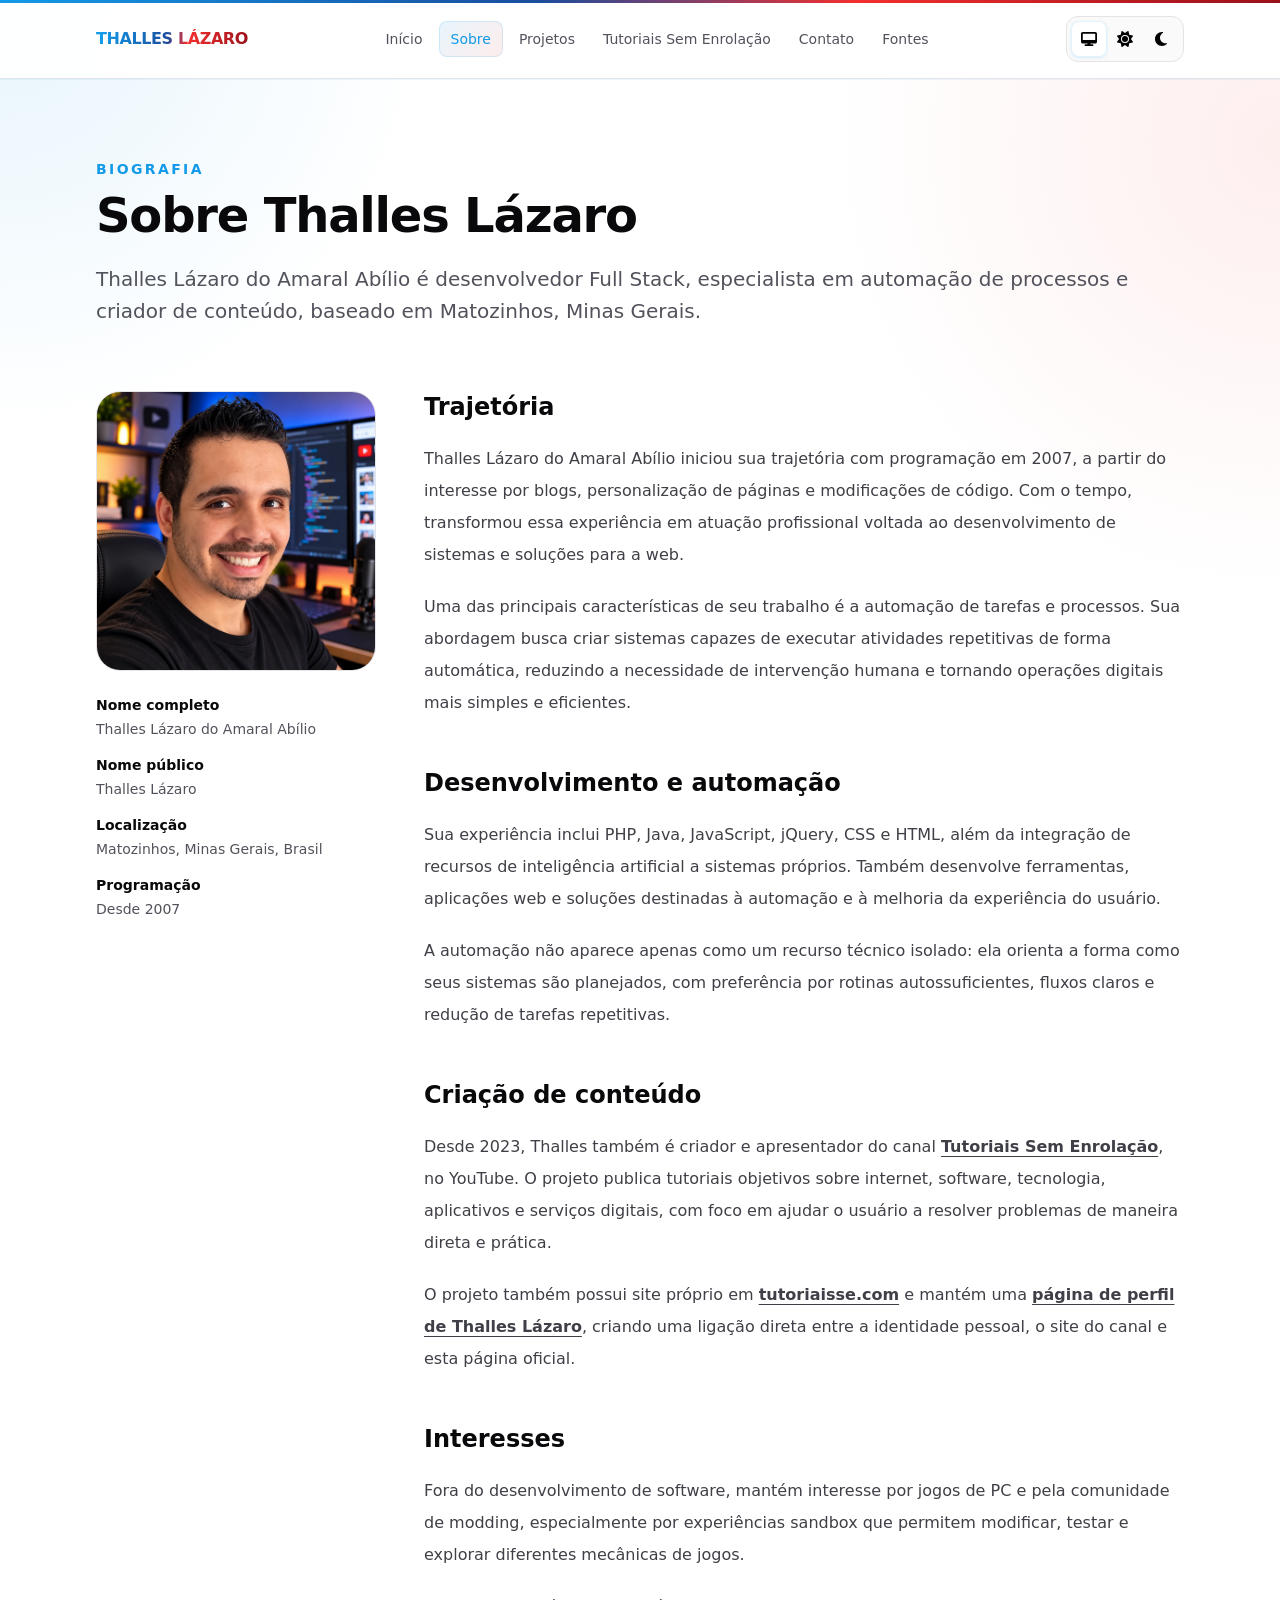
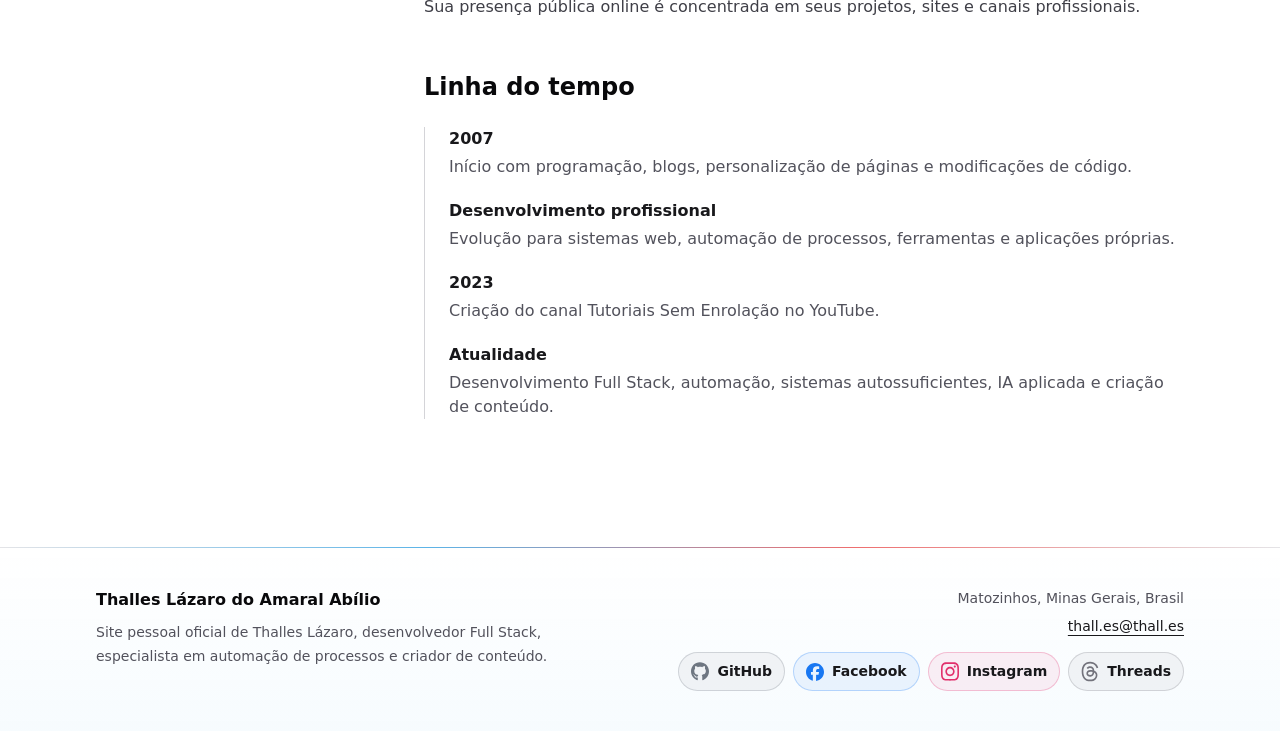
<file: sobre.html>
<!doctype html>
<html lang="pt-BR">
<head>
  <meta charset="utf-8">
  <meta name="viewport" content="width=device-width,initial-scale=1">
  <title>Sobre Thalles Lázaro — Biografia e trajetória</title>
  <meta name="description" content="Biografia de Thalles Lázaro do Amaral Abílio: trajetória desde 2007, desenvolvimento Full Stack, automação de processos, inteligência artificial e criação de conteúdo.">
  <meta name="author" content="Thalles Lázaro do Amaral Abílio">
  <meta name="robots" content="index,follow,max-image-preview:large,max-snippet:-1,max-video-preview:-1">
  <meta name="referrer" content="strict-origin-when-cross-origin">
  <meta name="color-scheme" content="light dark">
  <meta name="theme-color" content="#f8fbff" id="meta-theme-color">
  <link rel="canonical" href="https://thall.es/sobre">
  <link rel="alternate" hreflang="pt-BR" href="https://thall.es/sobre">
  <link rel="alternate" hreflang="x-default" href="https://thall.es/sobre">
  <link rel="me" href="https://www.facebook.com/www.Thall.es">
  <link rel="me" href="https://www.instagram.com/eu.thall.es/">
  <link rel="me" href="https://www.threads.com/@eu.thall.es">
  <link rel="me" href="https://github.com/ThallesLazaro/Eu">
  <link rel="me" href="https://tutoriaisse.com/perfis/thalles-lazaro">
  <link rel="icon" href="favicon.ico" sizes="any">
  <link rel="manifest" href="site.webmanifest">

  <meta property="og:locale" content="pt_BR">
  <meta property="og:type" content="website">
  <meta property="og:site_name" content="Thalles Lázaro">
  <meta property="og:title" content="Sobre Thalles Lázaro — Biografia e trajetória">
  <meta property="og:description" content="Biografia de Thalles Lázaro do Amaral Abílio: trajetória desde 2007, desenvolvimento Full Stack, automação de processos, inteligência artificial e criação de conteúdo.">
  <meta property="og:url" content="https://thall.es/sobre">
  <meta property="og:image" content="https://thall.es/thalles-lazaro-og.webp">
  <meta property="og:image:width" content="1200">
  <meta property="og:image:height" content="630">
  <meta property="og:image:alt" content="Sobre Thalles Lázaro — Biografia e trajetória">

  <meta name="twitter:card" content="summary_large_image">
  <meta name="twitter:title" content="Sobre Thalles Lázaro — Biografia e trajetória">
  <meta name="twitter:description" content="Biografia de Thalles Lázaro do Amaral Abílio: trajetória desde 2007, desenvolvimento Full Stack, automação de processos, inteligência artificial e criação de conteúdo.">
  <meta name="twitter:image" content="https://thall.es/thalles-lazaro-og.webp">
  <meta name="twitter:image:alt" content="Sobre Thalles Lázaro — Biografia e trajetória">

  <script>
(function () {
  const key = 'thalles-tema';
  const saved = localStorage.getItem(key);
  const mode = saved === 'claro' || saved === 'escuro' || saved === 'sistema' ? saved : 'sistema';
  const dark = mode === 'escuro' || (mode === 'sistema' && window.matchMedia('(prefers-color-scheme: dark)').matches);
  document.documentElement.classList.toggle('dark', dark);
  document.documentElement.dataset.themeMode = mode;
})();
</script>
  <link rel="stylesheet" href="tailwind.css">
  <link rel="stylesheet" href="estilo.css">
  <script type="application/ld+json">
{
  "@context": "https://schema.org",
  "@graph": [
    {
      "@type": "Person",
      "@id": "https://thall.es/#thalles-lazaro",
      "name": "Thalles Lázaro do Amaral Abílio",
      "alternateName": "Thalles Lázaro",
      "url": "https://thall.es/",
      "description": "Desenvolvedor Full Stack, especialista em automação de processos e criador de conteúdo, com atuação em programação desde 2007.",
      "jobTitle": [
        "Desenvolvedor Full Stack",
        "Especialista em automação de processos",
        "Criador de conteúdo"
      ],
      "email": "mailto:thall.es@thall.es",
      "homeLocation": {
        "@type": "Place",
        "name": "Matozinhos, Minas Gerais, Brasil",
        "address": {
          "@type": "PostalAddress",
          "addressLocality": "Matozinhos",
          "addressRegion": "MG",
          "addressCountry": "BR"
        }
      },
      "knowsAbout": [
        "Desenvolvimento web",
        "PHP",
        "Java",
        "JavaScript",
        "jQuery",
        "CSS",
        "HTML",
        "Automação de processos",
        "Inteligência artificial aplicada a sistemas",
        "Aplicações web"
      ],
      "sameAs": [
        "https://www.facebook.com/www.Thall.es",
        "https://www.instagram.com/eu.thall.es/",
        "https://www.threads.com/@eu.thall.es",
        "https://github.com/ThallesLazaro/Eu",
        "https://tutoriaisse.com/perfis/thalles-lazaro"
      ],
      "image": {
        "@id": "https://thall.es/#foto-thalles-lazaro"
      },
      "subjectOf": [
        {
          "@type": "ProfilePage",
          "name": "Perfil de Thalles Lázaro no Tutoriais Sem Enrolação",
          "url": "https://tutoriaisse.com/perfis/thalles-lazaro"
        }
      ]
    },
    {
      "@type": "ImageObject",
      "@id": "https://thall.es/#foto-thalles-lazaro",
      "name": "Thalles Lázaro do Amaral Abílio",
      "caption": "Foto oficial de Thalles Lázaro do Amaral Abílio",
      "contentUrl": "https://thall.es/foto-thalles-lazaro.webp",
      "url": "https://thall.es/foto-thalles-lazaro.webp",
      "representativeOfPage": true
    },
    {
      "@type": "WebSite",
      "@id": "https://thall.es/#website",
      "url": "https://thall.es/",
      "name": "Thalles Lázaro",
      "description": "Site pessoal oficial de Thalles Lázaro do Amaral Abílio.",
      "inLanguage": "pt-BR",
      "publisher": {
        "@id": "https://thall.es/#thalles-lazaro"
      }
    },
    {
      "@type": "AboutPage",
      "@id": "https://thall.es/sobre#webpage",
      "url": "https://thall.es/sobre",
      "name": "Sobre Thalles Lázaro",
      "description": "Biografia de Thalles Lázaro do Amaral Abílio: trajetória desde 2007, desenvolvimento Full Stack, automação de processos, inteligência artificial e criação de conteúdo.",
      "inLanguage": "pt-BR",
      "isPartOf": {
        "@id": "https://thall.es/#website"
      },
      "about": {
        "@id": "https://thall.es/#thalles-lazaro"
      },
      "mainEntity": {
        "@id": "https://thall.es/#thalles-lazaro"
      },
      "primaryImageOfPage": {
        "@id": "https://thall.es/#foto-thalles-lazaro"
      },
      "breadcrumb": {
        "@id": "https://thall.es/sobre#breadcrumb"
      }
    },
    {
      "@type": "BreadcrumbList",
      "@id": "https://thall.es/sobre#breadcrumb",
      "itemListElement": [
        {
          "@type": "ListItem",
          "position": 1,
          "name": "Início",
          "item": "https://thall.es/"
        },
        {
          "@type": "ListItem",
          "position": 2,
          "name": "Sobre",
          "item": "https://thall.es/sobre"
        }
      ]
    }
  ]
}
</script>
  <script src="script.js" defer></script>
</head>
<body class="site-shell min-h-screen bg-white text-zinc-900 antialiased dark:bg-zinc-950 dark:text-zinc-100">

<header class="site-header border-b border-zinc-200 bg-white/95 dark:border-zinc-800 dark:bg-zinc-950/95">
  <div class="mx-auto flex max-w-6xl items-center justify-between gap-4 px-4 py-4 sm:px-6 lg:px-8">
    <a href="/" class="site-brand min-w-0 text-base font-black tracking-tight" aria-label="Thalles Lázaro — início">THALLES LÁZARO</a>
    <nav class="hidden items-center gap-1 lg:flex" aria-label="Navegação principal"><a href="/" class="rounded-lg px-3 py-2 text-sm font-medium transition hover:bg-zinc-100 dark:hover:bg-zinc-900 text-zinc-600 dark:text-zinc-300" >Início</a>
<a href="/sobre" class="rounded-lg px-3 py-2 text-sm font-medium transition hover:bg-zinc-100 dark:hover:bg-zinc-900 text-zinc-950 dark:text-white" aria-current="page">Sobre</a>
<a href="/projetos" class="rounded-lg px-3 py-2 text-sm font-medium transition hover:bg-zinc-100 dark:hover:bg-zinc-900 text-zinc-600 dark:text-zinc-300" >Projetos</a>
<a href="/tutoriais-sem-enrolacao" class="rounded-lg px-3 py-2 text-sm font-medium transition hover:bg-zinc-100 dark:hover:bg-zinc-900 text-zinc-600 dark:text-zinc-300" >Tutoriais Sem Enrolação</a>
<a href="/contato" class="rounded-lg px-3 py-2 text-sm font-medium transition hover:bg-zinc-100 dark:hover:bg-zinc-900 text-zinc-600 dark:text-zinc-300" >Contato</a>
<a href="/fontes" class="rounded-lg px-3 py-2 text-sm font-medium transition hover:bg-zinc-100 dark:hover:bg-zinc-900 text-zinc-600 dark:text-zinc-300" >Fontes</a></nav>
    <div class="flex items-center gap-2">
      <div class="flex items-center rounded-xl border border-zinc-200 bg-zinc-50 p-1 dark:border-zinc-800 dark:bg-zinc-900" role="group" aria-label="Tema do site">
        <button type="button" data-theme-choice="sistema" class="theme-choice inline-flex min-h-9 min-w-9 items-center justify-center rounded-lg px-2 text-xs font-semibold text-zinc-600 transition hover:bg-white dark:text-zinc-300 dark:hover:bg-zinc-800" aria-label="Usar tema do sistema" title="Sistema">
          <img src="fa-desktop.svg" alt="" class="h-4 w-4 dark:invert" width="16" height="16">
          <span class="sr-only">Sistema</span>
        </button>
        <button type="button" data-theme-choice="claro" class="theme-choice inline-flex min-h-9 min-w-9 items-center justify-center rounded-lg px-2 text-xs font-semibold text-zinc-600 transition hover:bg-white dark:text-zinc-300 dark:hover:bg-zinc-800" aria-label="Usar tema claro" title="Claro">
          <img src="fa-sun.svg" alt="" class="h-4 w-4 dark:invert" width="16" height="16">
          <span class="sr-only">Claro</span>
        </button>
        <button type="button" data-theme-choice="escuro" class="theme-choice inline-flex min-h-9 min-w-9 items-center justify-center rounded-lg px-2 text-xs font-semibold text-zinc-600 transition hover:bg-white dark:text-zinc-300 dark:hover:bg-zinc-800" aria-label="Usar tema escuro" title="Escuro">
          <img src="fa-moon.svg" alt="" class="h-4 w-4 dark:invert" width="16" height="16">
          <span class="sr-only">Escuro</span>
        </button>
      </div>
      <details class="relative lg:hidden">
        <summary class="flex min-h-11 min-w-11 cursor-pointer list-none items-center justify-center rounded-xl border border-zinc-200 bg-white text-zinc-900 dark:border-zinc-800 dark:bg-zinc-950 dark:text-white" aria-label="Abrir menu">
          <img src="fa-bars.svg" alt="" class="h-5 w-5 dark:invert" width="20" height="20">
        </summary>
        <nav class="absolute right-0 z-20 mt-2 w-72 rounded-2xl border border-zinc-200 bg-white p-2 shadow-xl dark:border-zinc-800 dark:bg-zinc-950" aria-label="Navegação móvel"><a href="/" class="block rounded-lg px-3 py-2 text-sm font-medium hover:bg-zinc-100 dark:hover:bg-zinc-900">Início</a>
<a href="/sobre" class="block rounded-lg px-3 py-2 text-sm font-medium hover:bg-zinc-100 dark:hover:bg-zinc-900">Sobre</a>
<a href="/projetos" class="block rounded-lg px-3 py-2 text-sm font-medium hover:bg-zinc-100 dark:hover:bg-zinc-900">Projetos</a>
<a href="/tutoriais-sem-enrolacao" class="block rounded-lg px-3 py-2 text-sm font-medium hover:bg-zinc-100 dark:hover:bg-zinc-900">Tutoriais Sem Enrolação</a>
<a href="/contato" class="block rounded-lg px-3 py-2 text-sm font-medium hover:bg-zinc-100 dark:hover:bg-zinc-900">Contato</a>
<a href="/fontes" class="block rounded-lg px-3 py-2 text-sm font-medium hover:bg-zinc-100 dark:hover:bg-zinc-900">Fontes</a></nav>
      </details>
    </div>
  </div>
</header>
<main>

<section class="hero-section mx-auto max-w-6xl px-4 pb-8 pt-14 sm:px-6 sm:pt-20 lg:px-8">
  <p class="eyebrow text-sm font-bold uppercase tracking-[0.16em] text-zinc-500">Biografia</p>
  <h1 class="mt-3 text-4xl font-black tracking-tight text-zinc-950 sm:text-5xl dark:text-white">Sobre Thalles Lázaro</h1>
  <p class="mt-6 text-xl leading-8 text-zinc-600 dark:text-zinc-300">Thalles Lázaro do Amaral Abílio é desenvolvedor Full Stack, especialista em automação de processos e criador de conteúdo, baseado em Matozinhos, Minas Gerais.</p>
</section>
<section class="mx-auto grid max-w-6xl gap-12 px-4 py-8 sm:px-6 lg:grid-cols-[280px_1fr] lg:px-8">
  <aside class="lg:sticky lg:top-6 lg:self-start">
    <div class="overflow-hidden rounded-3xl border border-zinc-200 bg-zinc-100 dark:border-zinc-800 dark:bg-zinc-900">
      <img src="foto-thalles-lazaro.webp" alt="Thalles Lázaro do Amaral Abílio" width="1200" height="1200" class="aspect-square w-full object-cover">
    </div>
    <dl class="mt-6 space-y-4 text-sm">
      <div><dt class="font-bold text-zinc-950 dark:text-white">Nome completo</dt><dd class="mt-1 text-zinc-600 dark:text-zinc-400">Thalles Lázaro do Amaral Abílio</dd></div>
      <div><dt class="font-bold text-zinc-950 dark:text-white">Nome público</dt><dd class="mt-1 text-zinc-600 dark:text-zinc-400">Thalles Lázaro</dd></div>
      <div><dt class="font-bold text-zinc-950 dark:text-white">Localização</dt><dd class="mt-1 text-zinc-600 dark:text-zinc-400">Matozinhos, Minas Gerais, Brasil</dd></div>
      <div><dt class="font-bold text-zinc-950 dark:text-white">Programação</dt><dd class="mt-1 text-zinc-600 dark:text-zinc-400">Desde 2007</dd></div>
    </dl>
  </aside>
  <article class="space-y-12">
    <section class="space-y-5 text-base leading-8 text-zinc-700 dark:text-zinc-300">
      <h2 class="text-2xl font-black text-zinc-950 dark:text-white">Trajetória</h2>
      <p>Thalles Lázaro do Amaral Abílio iniciou sua trajetória com programação em 2007, a partir do interesse por blogs, personalização de páginas e modificações de código. Com o tempo, transformou essa experiência em atuação profissional voltada ao desenvolvimento de sistemas e soluções para a web.</p>
      <p>Uma das principais características de seu trabalho é a automação de tarefas e processos. Sua abordagem busca criar sistemas capazes de executar atividades repetitivas de forma automática, reduzindo a necessidade de intervenção humana e tornando operações digitais mais simples e eficientes.</p>
    </section>
    <section class="space-y-5 text-base leading-8 text-zinc-700 dark:text-zinc-300">
      <h2 class="text-2xl font-black text-zinc-950 dark:text-white">Desenvolvimento e automação</h2>
      <p>Sua experiência inclui PHP, Java, JavaScript, jQuery, CSS e HTML, além da integração de recursos de inteligência artificial a sistemas próprios. Também desenvolve ferramentas, aplicações web e soluções destinadas à automação e à melhoria da experiência do usuário.</p>
      <p>A automação não aparece apenas como um recurso técnico isolado: ela orienta a forma como seus sistemas são planejados, com preferência por rotinas autossuficientes, fluxos claros e redução de tarefas repetitivas.</p>
    </section>
    <section class="space-y-5 text-base leading-8 text-zinc-700 dark:text-zinc-300">
      <h2 class="text-2xl font-black text-zinc-950 dark:text-white">Criação de conteúdo</h2>
      <p>Desde 2023, Thalles também é criador e apresentador do canal <a href="/tutoriais-sem-enrolacao" class="font-bold underline underline-offset-4">Tutoriais Sem Enrolação</a>, no YouTube. O projeto publica tutoriais objetivos sobre internet, software, tecnologia, aplicativos e serviços digitais, com foco em ajudar o usuário a resolver problemas de maneira direta e prática.</p>
      <p>O projeto também possui site próprio em <a href="https://tutoriaisse.com/" target="_blank" rel="noopener noreferrer" class="font-bold underline underline-offset-4">tutoriaisse.com</a> e mantém uma <a href="https://tutoriaisse.com/perfis/thalles-lazaro" target="_blank" rel="me noopener noreferrer" class="font-bold underline underline-offset-4">página de perfil de Thalles Lázaro</a>, criando uma ligação direta entre a identidade pessoal, o site do canal e esta página oficial.</p>
    </section>
    <section class="space-y-5 text-base leading-8 text-zinc-700 dark:text-zinc-300">
      <h2 class="text-2xl font-black text-zinc-950 dark:text-white">Interesses</h2>
      <p>Fora do desenvolvimento de software, mantém interesse por jogos de PC e pela comunidade de modding, especialmente por experiências sandbox que permitem modificar, testar e explorar diferentes mecânicas de jogos.</p>
      <p>Sua presença pública online é concentrada em seus projetos, sites e canais profissionais.</p>
    </section>
    <section>
      <h2 class="text-2xl font-black text-zinc-950 dark:text-white">Linha do tempo</h2>
      <ol class="mt-6 space-y-5 border-l border-zinc-300 pl-6 dark:border-zinc-700">
        <li><p class="font-black">2007</p><p class="mt-1 text-zinc-600 dark:text-zinc-400">Início com programação, blogs, personalização de páginas e modificações de código.</p></li>
        <li><p class="font-black">Desenvolvimento profissional</p><p class="mt-1 text-zinc-600 dark:text-zinc-400">Evolução para sistemas web, automação de processos, ferramentas e aplicações próprias.</p></li>
        <li><p class="font-black">2023</p><p class="mt-1 text-zinc-600 dark:text-zinc-400">Criação do canal Tutoriais Sem Enrolação no YouTube.</p></li>
        <li><p class="font-black">Atualidade</p><p class="mt-1 text-zinc-600 dark:text-zinc-400">Desenvolvimento Full Stack, automação, sistemas autossuficientes, IA aplicada e criação de conteúdo.</p></li>
      </ol>
    </section>
  </article>
</section>

</main>

<footer class="site-footer mt-24 border-t border-zinc-200 dark:border-zinc-800">
  <div class="mx-auto grid max-w-6xl gap-8 px-4 py-10 sm:px-6 md:grid-cols-2 lg:px-8">
    <div>
      <p class="font-bold text-zinc-950 dark:text-white">Thalles Lázaro do Amaral Abílio</p>
      <p class="mt-2 max-w-xl text-sm leading-6 text-zinc-600 dark:text-zinc-400">Site pessoal oficial de Thalles Lázaro, desenvolvedor Full Stack, especialista em automação de processos e criador de conteúdo.</p>
    </div>
    <div class="md:text-right">
      <p class="text-sm text-zinc-600 dark:text-zinc-400">Matozinhos, Minas Gerais, Brasil</p>
      <p class="mt-2 text-sm"><a href="mailto:thall.es@thall.es" class="footer-email font-medium underline underline-offset-4">thall.es@thall.es</a></p>
      <nav class="footer-social mt-4 flex flex-wrap gap-2 md:justify-end" aria-label="Perfis sociais oficiais de Thalles Lázaro">
        <a href="https://github.com/ThallesLazaro/Eu" target="_blank" rel="me noopener noreferrer" class="social-chip social-github"><img src="fa-github.svg" alt="" width="18" height="18">GitHub</a>
        <a href="https://www.facebook.com/www.Thall.es" target="_blank" rel="me noopener noreferrer" class="social-chip social-facebook"><img src="fa-facebook.svg" alt="" width="18" height="18">Facebook</a>
        <a href="https://www.instagram.com/eu.thall.es/" target="_blank" rel="me noopener noreferrer" class="social-chip social-instagram"><img src="fa-instagram.svg" alt="" width="18" height="18">Instagram</a>
        <a href="https://www.threads.com/@eu.thall.es" target="_blank" rel="me noopener noreferrer" class="social-chip social-threads"><img src="fa-threads.svg" alt="" width="18" height="18">Threads</a>
      </nav>
    </div>
  </div>
</footer>
</body>
</html>
</file>
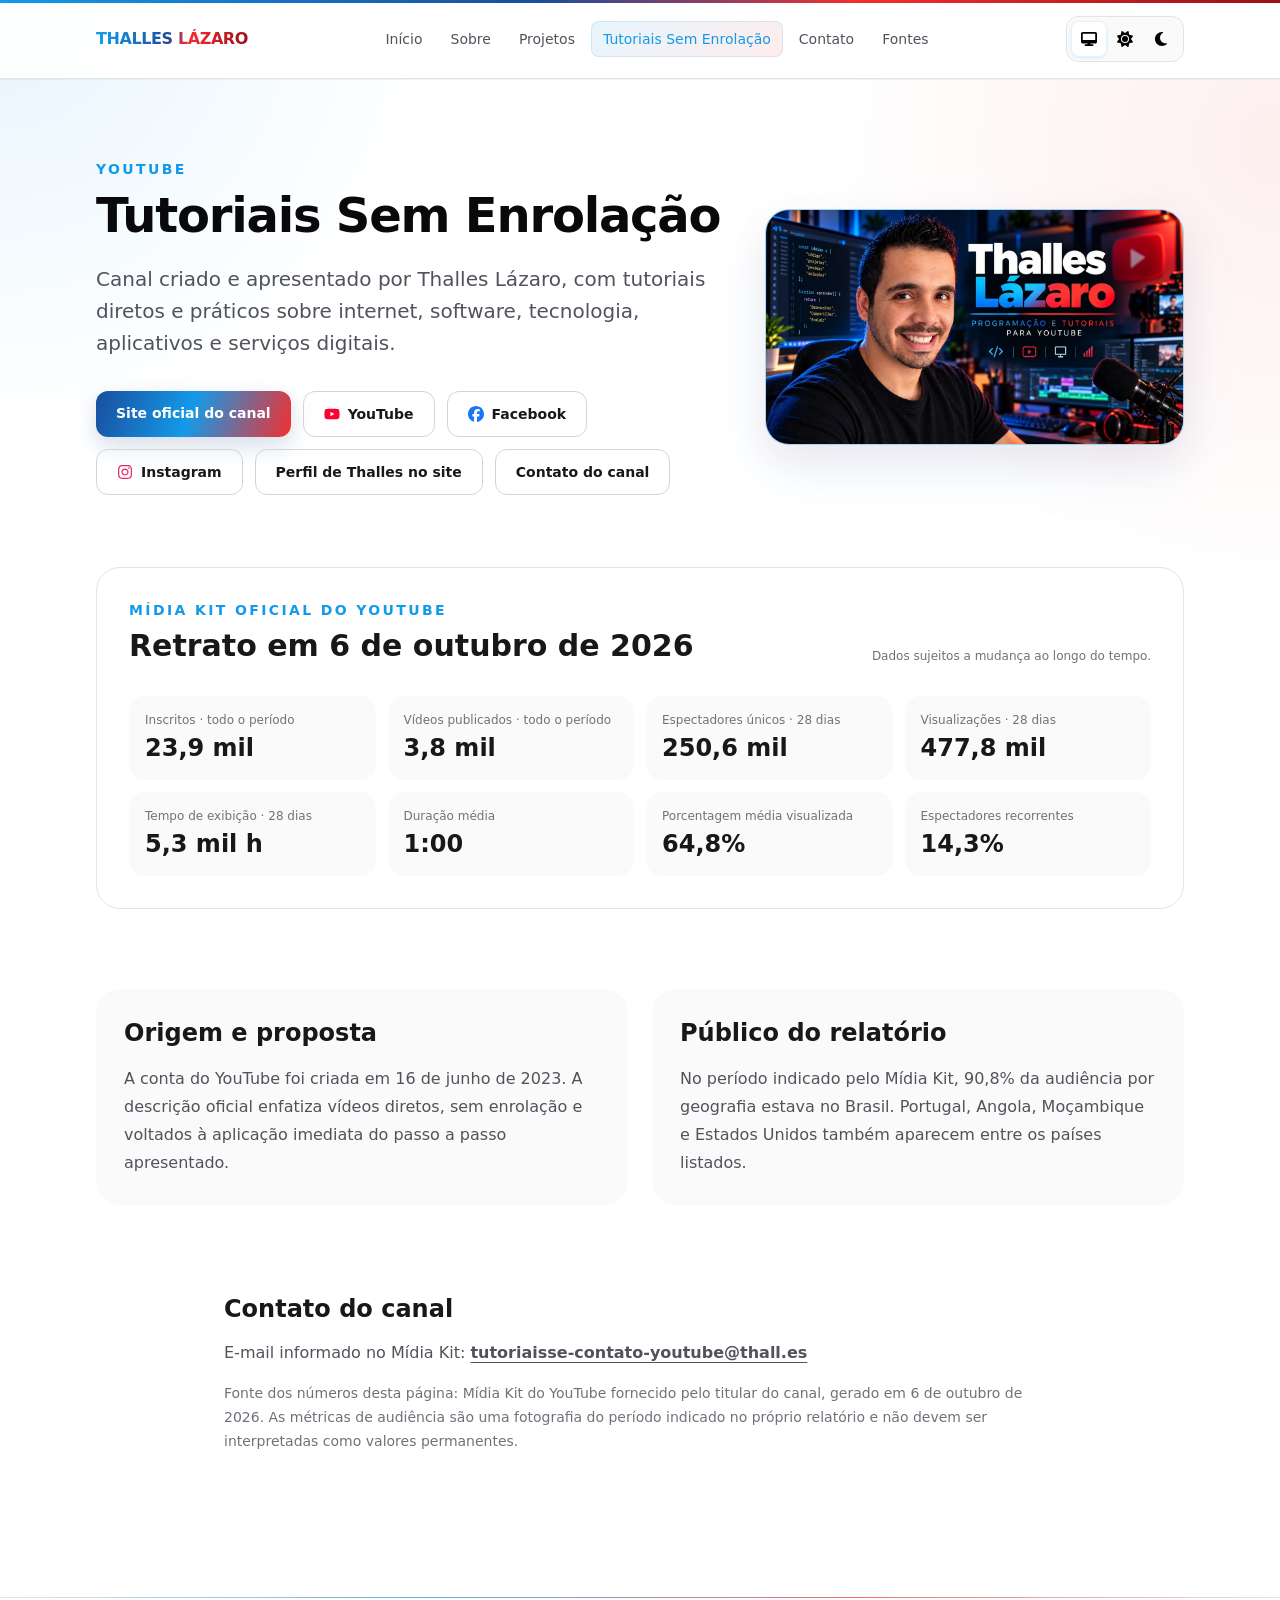
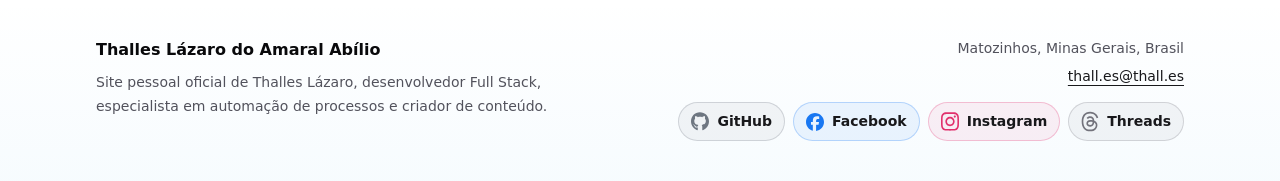
<file: tutoriais-sem-enrolacao.html>
<!doctype html>
<html lang="pt-BR">
<head>
  <meta charset="utf-8">
  <meta name="viewport" content="width=device-width,initial-scale=1">
  <title>Tutoriais Sem Enrolação — Canal de Thalles Lázaro</title>
  <meta name="description" content="Página oficial no thall.es sobre o canal Tutoriais Sem Enrolação, criado e apresentado por Thalles Lázaro, com dados do Mídia Kit oficial do YouTube.">
  <meta name="author" content="Thalles Lázaro do Amaral Abílio">
  <meta name="robots" content="index,follow,max-image-preview:large,max-snippet:-1,max-video-preview:-1">
  <meta name="referrer" content="strict-origin-when-cross-origin">
  <meta name="color-scheme" content="light dark">
  <meta name="theme-color" content="#f8fbff" id="meta-theme-color">
  <link rel="canonical" href="https://thall.es/tutoriais-sem-enrolacao">
  <link rel="alternate" hreflang="pt-BR" href="https://thall.es/tutoriais-sem-enrolacao">
  <link rel="alternate" hreflang="x-default" href="https://thall.es/tutoriais-sem-enrolacao">
  <link rel="me" href="https://www.facebook.com/www.Thall.es">
  <link rel="me" href="https://www.instagram.com/eu.thall.es/">
  <link rel="me" href="https://www.threads.com/@eu.thall.es">
  <link rel="me" href="https://github.com/ThallesLazaro/Eu">
  <link rel="me" href="https://tutoriaisse.com/perfis/thalles-lazaro">
  <link rel="icon" href="favicon.ico" sizes="any">
  <link rel="manifest" href="site.webmanifest">

  <meta property="og:locale" content="pt_BR">
  <meta property="og:type" content="website">
  <meta property="og:site_name" content="Thalles Lázaro">
  <meta property="og:title" content="Tutoriais Sem Enrolação — Canal de Thalles Lázaro">
  <meta property="og:description" content="Página oficial no thall.es sobre o canal Tutoriais Sem Enrolação, criado e apresentado por Thalles Lázaro, com dados do Mídia Kit oficial do YouTube.">
  <meta property="og:url" content="https://thall.es/tutoriais-sem-enrolacao">
  <meta property="og:image" content="https://thall.es/tutoriais-sem-enrolacao-og.webp">
  <meta property="og:image:width" content="1200">
  <meta property="og:image:height" content="630">
  <meta property="og:image:alt" content="Tutoriais Sem Enrolação — Canal de Thalles Lázaro">

  <meta name="twitter:card" content="summary_large_image">
  <meta name="twitter:title" content="Tutoriais Sem Enrolação — Canal de Thalles Lázaro">
  <meta name="twitter:description" content="Página oficial no thall.es sobre o canal Tutoriais Sem Enrolação, criado e apresentado por Thalles Lázaro, com dados do Mídia Kit oficial do YouTube.">
  <meta name="twitter:image" content="https://thall.es/tutoriais-sem-enrolacao-og.webp">
  <meta name="twitter:image:alt" content="Tutoriais Sem Enrolação — Canal de Thalles Lázaro">

  <script>
(function () {
  const key = 'thalles-tema';
  const saved = localStorage.getItem(key);
  const mode = saved === 'claro' || saved === 'escuro' || saved === 'sistema' ? saved : 'sistema';
  const dark = mode === 'escuro' || (mode === 'sistema' && window.matchMedia('(prefers-color-scheme: dark)').matches);
  document.documentElement.classList.toggle('dark', dark);
  document.documentElement.dataset.themeMode = mode;
})();
</script>
  <link rel="stylesheet" href="tailwind.css">
  <link rel="stylesheet" href="estilo.css">
  <script type="application/ld+json">
{
  "@context": "https://schema.org",
  "@graph": [
    {
      "@type": "Person",
      "@id": "https://thall.es/#thalles-lazaro",
      "name": "Thalles Lázaro do Amaral Abílio",
      "alternateName": "Thalles Lázaro",
      "url": "https://thall.es/",
      "description": "Desenvolvedor Full Stack, especialista em automação de processos e criador de conteúdo, com atuação em programação desde 2007.",
      "jobTitle": [
        "Desenvolvedor Full Stack",
        "Especialista em automação de processos",
        "Criador de conteúdo"
      ],
      "email": "mailto:thall.es@thall.es",
      "homeLocation": {
        "@type": "Place",
        "name": "Matozinhos, Minas Gerais, Brasil",
        "address": {
          "@type": "PostalAddress",
          "addressLocality": "Matozinhos",
          "addressRegion": "MG",
          "addressCountry": "BR"
        }
      },
      "knowsAbout": [
        "Desenvolvimento web",
        "PHP",
        "Java",
        "JavaScript",
        "jQuery",
        "CSS",
        "HTML",
        "Automação de processos",
        "Inteligência artificial aplicada a sistemas",
        "Aplicações web"
      ],
      "sameAs": [
        "https://www.facebook.com/www.Thall.es",
        "https://www.instagram.com/eu.thall.es/",
        "https://www.threads.com/@eu.thall.es",
        "https://github.com/ThallesLazaro/Eu",
        "https://tutoriaisse.com/perfis/thalles-lazaro"
      ],
      "image": {
        "@id": "https://thall.es/#foto-thalles-lazaro"
      },
      "subjectOf": [
        {
          "@type": "ProfilePage",
          "name": "Perfil de Thalles Lázaro no Tutoriais Sem Enrolação",
          "url": "https://tutoriaisse.com/perfis/thalles-lazaro"
        }
      ]
    },
    {
      "@type": "ImageObject",
      "@id": "https://thall.es/#foto-thalles-lazaro",
      "name": "Thalles Lázaro do Amaral Abílio",
      "caption": "Foto oficial de Thalles Lázaro do Amaral Abílio",
      "contentUrl": "https://thall.es/foto-thalles-lazaro.webp",
      "url": "https://thall.es/foto-thalles-lazaro.webp",
      "representativeOfPage": true
    },
    {
      "@type": "WebSite",
      "@id": "https://thall.es/#website",
      "url": "https://thall.es/",
      "name": "Thalles Lázaro",
      "description": "Site pessoal oficial de Thalles Lázaro do Amaral Abílio.",
      "inLanguage": "pt-BR",
      "publisher": {
        "@id": "https://thall.es/#thalles-lazaro"
      }
    },
    {
      "@type": "WebPage",
      "@id": "https://thall.es/tutoriais-sem-enrolacao#webpage",
      "url": "https://thall.es/tutoriais-sem-enrolacao",
      "name": "Tutoriais Sem Enrolação",
      "description": "Página oficial no thall.es sobre o canal Tutoriais Sem Enrolação, criado e apresentado por Thalles Lázaro, com dados do Mídia Kit oficial do YouTube.",
      "inLanguage": "pt-BR",
      "isPartOf": {
        "@id": "https://thall.es/#website"
      },
      "about": {
        "@id": "https://thall.es/#thalles-lazaro"
      },
      "mainEntity": {
        "@id": "https://thall.es/#tutoriais-sem-enrolacao"
      },
      "breadcrumb": {
        "@id": "https://thall.es/tutoriais-sem-enrolacao#breadcrumb"
      }
    },
    {
      "@type": "BreadcrumbList",
      "@id": "https://thall.es/tutoriais-sem-enrolacao#breadcrumb",
      "itemListElement": [
        {
          "@type": "ListItem",
          "position": 1,
          "name": "Início",
          "item": "https://thall.es/"
        },
        {
          "@type": "ListItem",
          "position": 2,
          "name": "Tutoriais Sem Enrolação",
          "item": "https://thall.es/tutoriais-sem-enrolacao"
        }
      ]
    },
    {
      "@type": "CreativeWork",
      "@id": "https://thall.es/#tutoriais-sem-enrolacao",
      "name": "Tutoriais Sem Enrolação",
      "url": "https://tutoriaisse.com/",
      "description": "Canal de tutoriais diretos sobre internet, software, tecnologia, aplicativos e serviços digitais.",
      "creator": {
        "@id": "https://thall.es/#thalles-lazaro"
      },
      "dateCreated": "2023-06-16",
      "inLanguage": "pt-BR",
      "sameAs": [
        "https://youtube.com/@TutoriaisSE",
        "https://www.facebook.com/TutoriaisSE/",
        "https://www.instagram.com/tutoriaisse/"
      ],
      "image": {
        "@id": "https://thall.es/#imagem-tutoriais-sem-enrolacao"
      },
      "mainEntityOfPage": "https://tutoriaisse.com/"
    },
    {
      "@type": "ImageObject",
      "@id": "https://thall.es/#imagem-tutoriais-sem-enrolacao",
      "name": "Tutoriais Sem Enrolação",
      "contentUrl": "https://thall.es/tutoriais-sem-enrolacao.webp",
      "url": "https://thall.es/tutoriais-sem-enrolacao.webp",
      "caption": "Imagem oficial do canal Tutoriais Sem Enrolação"
    },
    {
      "@type": "WebSite",
      "@id": "https://tutoriaisse.com/#website",
      "url": "https://tutoriaisse.com/",
      "name": "Tutoriais Sem Enrolação",
      "inLanguage": "pt-BR",
      "creator": {
        "@id": "https://thall.es/#thalles-lazaro"
      },
      "about": {
        "@id": "https://thall.es/#tutoriais-sem-enrolacao"
      },
      "sameAs": [
        "https://youtube.com/@TutoriaisSE",
        "https://www.facebook.com/TutoriaisSE/",
        "https://www.instagram.com/tutoriaisse/"
      ]
    }
  ]
}
</script>
  <script src="script.js" defer></script>
</head>
<body class="site-shell min-h-screen bg-white text-zinc-900 antialiased dark:bg-zinc-950 dark:text-zinc-100">

<header class="site-header border-b border-zinc-200 bg-white/95 dark:border-zinc-800 dark:bg-zinc-950/95">
  <div class="mx-auto flex max-w-6xl items-center justify-between gap-4 px-4 py-4 sm:px-6 lg:px-8">
    <a href="/" class="site-brand min-w-0 text-base font-black tracking-tight" aria-label="Thalles Lázaro — início">THALLES LÁZARO</a>
    <nav class="hidden items-center gap-1 lg:flex" aria-label="Navegação principal"><a href="/" class="rounded-lg px-3 py-2 text-sm font-medium transition hover:bg-zinc-100 dark:hover:bg-zinc-900 text-zinc-600 dark:text-zinc-300" >Início</a>
<a href="/sobre" class="rounded-lg px-3 py-2 text-sm font-medium transition hover:bg-zinc-100 dark:hover:bg-zinc-900 text-zinc-600 dark:text-zinc-300" >Sobre</a>
<a href="/projetos" class="rounded-lg px-3 py-2 text-sm font-medium transition hover:bg-zinc-100 dark:hover:bg-zinc-900 text-zinc-600 dark:text-zinc-300" >Projetos</a>
<a href="/tutoriais-sem-enrolacao" class="rounded-lg px-3 py-2 text-sm font-medium transition hover:bg-zinc-100 dark:hover:bg-zinc-900 text-zinc-950 dark:text-white" aria-current="page">Tutoriais Sem Enrolação</a>
<a href="/contato" class="rounded-lg px-3 py-2 text-sm font-medium transition hover:bg-zinc-100 dark:hover:bg-zinc-900 text-zinc-600 dark:text-zinc-300" >Contato</a>
<a href="/fontes" class="rounded-lg px-3 py-2 text-sm font-medium transition hover:bg-zinc-100 dark:hover:bg-zinc-900 text-zinc-600 dark:text-zinc-300" >Fontes</a></nav>
    <div class="flex items-center gap-2">
      <div class="flex items-center rounded-xl border border-zinc-200 bg-zinc-50 p-1 dark:border-zinc-800 dark:bg-zinc-900" role="group" aria-label="Tema do site">
        <button type="button" data-theme-choice="sistema" class="theme-choice inline-flex min-h-9 min-w-9 items-center justify-center rounded-lg px-2 text-xs font-semibold text-zinc-600 transition hover:bg-white dark:text-zinc-300 dark:hover:bg-zinc-800" aria-label="Usar tema do sistema" title="Sistema">
          <img src="fa-desktop.svg" alt="" class="h-4 w-4 dark:invert" width="16" height="16">
          <span class="sr-only">Sistema</span>
        </button>
        <button type="button" data-theme-choice="claro" class="theme-choice inline-flex min-h-9 min-w-9 items-center justify-center rounded-lg px-2 text-xs font-semibold text-zinc-600 transition hover:bg-white dark:text-zinc-300 dark:hover:bg-zinc-800" aria-label="Usar tema claro" title="Claro">
          <img src="fa-sun.svg" alt="" class="h-4 w-4 dark:invert" width="16" height="16">
          <span class="sr-only">Claro</span>
        </button>
        <button type="button" data-theme-choice="escuro" class="theme-choice inline-flex min-h-9 min-w-9 items-center justify-center rounded-lg px-2 text-xs font-semibold text-zinc-600 transition hover:bg-white dark:text-zinc-300 dark:hover:bg-zinc-800" aria-label="Usar tema escuro" title="Escuro">
          <img src="fa-moon.svg" alt="" class="h-4 w-4 dark:invert" width="16" height="16">
          <span class="sr-only">Escuro</span>
        </button>
      </div>
      <details class="relative lg:hidden">
        <summary class="flex min-h-11 min-w-11 cursor-pointer list-none items-center justify-center rounded-xl border border-zinc-200 bg-white text-zinc-900 dark:border-zinc-800 dark:bg-zinc-950 dark:text-white" aria-label="Abrir menu">
          <img src="fa-bars.svg" alt="" class="h-5 w-5 dark:invert" width="20" height="20">
        </summary>
        <nav class="absolute right-0 z-20 mt-2 w-72 rounded-2xl border border-zinc-200 bg-white p-2 shadow-xl dark:border-zinc-800 dark:bg-zinc-950" aria-label="Navegação móvel"><a href="/" class="block rounded-lg px-3 py-2 text-sm font-medium hover:bg-zinc-100 dark:hover:bg-zinc-900">Início</a>
<a href="/sobre" class="block rounded-lg px-3 py-2 text-sm font-medium hover:bg-zinc-100 dark:hover:bg-zinc-900">Sobre</a>
<a href="/projetos" class="block rounded-lg px-3 py-2 text-sm font-medium hover:bg-zinc-100 dark:hover:bg-zinc-900">Projetos</a>
<a href="/tutoriais-sem-enrolacao" class="block rounded-lg px-3 py-2 text-sm font-medium hover:bg-zinc-100 dark:hover:bg-zinc-900">Tutoriais Sem Enrolação</a>
<a href="/contato" class="block rounded-lg px-3 py-2 text-sm font-medium hover:bg-zinc-100 dark:hover:bg-zinc-900">Contato</a>
<a href="/fontes" class="block rounded-lg px-3 py-2 text-sm font-medium hover:bg-zinc-100 dark:hover:bg-zinc-900">Fontes</a></nav>
      </details>
    </div>
  </div>
</header>
<main>

<section class="hero-section mx-auto max-w-6xl px-4 pb-8 pt-14 sm:px-6 sm:pt-20 lg:px-8">
  <div class="grid gap-10 lg:grid-cols-[1.2fr_0.8fr] lg:items-center">
    <div>
      <p class="eyebrow text-sm font-bold uppercase tracking-[0.16em] text-zinc-500">YouTube</p>
      <h1 class="mt-3 text-4xl font-black tracking-tight text-zinc-950 sm:text-5xl dark:text-white">Tutoriais Sem Enrolação</h1>
      <p class="mt-6 max-w-3xl text-xl leading-8 text-zinc-600 dark:text-zinc-300">Canal criado e apresentado por Thalles Lázaro, com tutoriais diretos e práticos sobre internet, software, tecnologia, aplicativos e serviços digitais.</p>
      <div class="mt-8 flex flex-wrap gap-3"><a href="https://tutoriaisse.com/" target="_blank" rel="noopener noreferrer" class="rounded-xl bg-zinc-950 px-5 py-3 text-sm font-bold text-white dark:bg-white dark:text-zinc-950 btn-primary">Site oficial do canal</a>
<a href="https://youtube.com/@TutoriaisSE" target="_blank" rel="noopener noreferrer" class="inline-flex items-center gap-2 rounded-xl border border-zinc-300 px-5 py-3 text-sm font-bold dark:border-zinc-700 social-link social-youtube"><img src="fa-youtube.svg" alt="" class="h-4 w-4 social-icon">YouTube</a>
<a href="https://www.facebook.com/TutoriaisSE/" target="_blank" rel="noopener noreferrer" class="inline-flex items-center gap-2 rounded-xl border border-zinc-300 px-5 py-3 text-sm font-bold dark:border-zinc-700 social-link social-facebook"><img src="fa-facebook.svg" alt="" class="h-4 w-4 social-icon">Facebook</a>
<a href="https://www.instagram.com/tutoriaisse/" target="_blank" rel="noopener noreferrer" class="inline-flex items-center gap-2 rounded-xl border border-zinc-300 px-5 py-3 text-sm font-bold dark:border-zinc-700 social-link social-instagram"><img src="fa-instagram.svg" alt="" class="h-4 w-4 social-icon">Instagram</a>
<a href="https://tutoriaisse.com/perfis/thalles-lazaro" target="_blank" rel="me noopener noreferrer" class="rounded-xl border border-zinc-300 px-5 py-3 text-sm font-bold dark:border-zinc-700">Perfil de Thalles no site</a>
<a href="mailto:tutoriaisse-contato-youtube@thall.es" class="rounded-xl border border-zinc-300 px-5 py-3 text-sm font-bold dark:border-zinc-700">Contato do canal</a></div>
    </div>
    <div class="media-frame aspect-video overflow-hidden rounded-3xl border border-zinc-200 bg-zinc-100 dark:border-zinc-800 dark:bg-zinc-900">
      <img src="tutoriais-sem-enrolacao.webp" alt="Tutoriais Sem Enrolação" width="1280" height="720" class="h-full w-full object-cover">
    </div>
  </div>
</section>
<section class="mx-auto max-w-6xl px-4 py-10 sm:px-6 lg:px-8">
  <div class="rounded-3xl border border-zinc-200 p-6 sm:p-8 dark:border-zinc-800">
    <div class="flex flex-col gap-3 sm:flex-row sm:items-end sm:justify-between"><div><p class="eyebrow text-sm font-bold uppercase tracking-[0.16em] text-zinc-500">Mídia Kit oficial do YouTube</p><h2 class="mt-2 text-3xl font-black">Retrato em 6 de outubro de 2026</h2></div><p class="text-xs text-zinc-500">Dados sujeitos a mudança ao longo do tempo.</p></div>
    <dl class="mt-8 grid grid-cols-2 gap-3 sm:grid-cols-4">
      <div class="rounded-2xl bg-zinc-50 p-4 dark:bg-zinc-900"><dt class="text-xs text-zinc-500">Inscritos · todo o período</dt><dd class="mt-1 text-2xl font-black">23,9 mil</dd></div>
      <div class="rounded-2xl bg-zinc-50 p-4 dark:bg-zinc-900"><dt class="text-xs text-zinc-500">Vídeos publicados · todo o período</dt><dd class="mt-1 text-2xl font-black">3,8 mil</dd></div>
      <div class="rounded-2xl bg-zinc-50 p-4 dark:bg-zinc-900"><dt class="text-xs text-zinc-500">Espectadores únicos · 28 dias</dt><dd class="mt-1 text-2xl font-black">250,6 mil</dd></div>
      <div class="rounded-2xl bg-zinc-50 p-4 dark:bg-zinc-900"><dt class="text-xs text-zinc-500">Visualizações · 28 dias</dt><dd class="mt-1 text-2xl font-black">477,8 mil</dd></div>
      <div class="rounded-2xl bg-zinc-50 p-4 dark:bg-zinc-900"><dt class="text-xs text-zinc-500">Tempo de exibição · 28 dias</dt><dd class="mt-1 text-2xl font-black">5,3 mil h</dd></div>
      <div class="rounded-2xl bg-zinc-50 p-4 dark:bg-zinc-900"><dt class="text-xs text-zinc-500">Duração média</dt><dd class="mt-1 text-2xl font-black">1:00</dd></div>
      <div class="rounded-2xl bg-zinc-50 p-4 dark:bg-zinc-900"><dt class="text-xs text-zinc-500">Porcentagem média visualizada</dt><dd class="mt-1 text-2xl font-black">64,8%</dd></div>
      <div class="rounded-2xl bg-zinc-50 p-4 dark:bg-zinc-900"><dt class="text-xs text-zinc-500">Espectadores recorrentes</dt><dd class="mt-1 text-2xl font-black">14,3%</dd></div>
    </dl>
  </div>
</section>
<section class="mx-auto grid max-w-6xl gap-6 px-4 py-10 sm:px-6 md:grid-cols-2 lg:px-8">
  <article class="rounded-3xl bg-zinc-50 p-7 dark:bg-zinc-900"><h2 class="text-2xl font-black">Origem e proposta</h2><p class="mt-4 leading-7 text-zinc-600 dark:text-zinc-300">A conta do YouTube foi criada em 16 de junho de 2023. A descrição oficial enfatiza vídeos diretos, sem enrolação e voltados à aplicação imediata do passo a passo apresentado.</p></article>
  <article class="rounded-3xl bg-zinc-50 p-7 dark:bg-zinc-900"><h2 class="text-2xl font-black">Público do relatório</h2><p class="mt-4 leading-7 text-zinc-600 dark:text-zinc-300">No período indicado pelo Mídia Kit, 90,8% da audiência por geografia estava no Brasil. Portugal, Angola, Moçambique e Estados Unidos também aparecem entre os países listados.</p></article>
</section>
<section class="mx-auto max-w-4xl px-4 py-12 sm:px-6 lg:px-8">
  <h2 class="text-2xl font-black">Contato do canal</h2>
  <p class="mt-4 text-zinc-600 dark:text-zinc-300">E-mail informado no Mídia Kit: <a href="mailto:tutoriaisse-contato-youtube@thall.es" class="font-bold underline underline-offset-4">tutoriaisse-contato-youtube@thall.es</a></p>
  <p class="mt-4 text-sm leading-6 text-zinc-500">Fonte dos números desta página: Mídia Kit do YouTube fornecido pelo titular do canal, gerado em 6 de outubro de 2026. As métricas de audiência são uma fotografia do período indicado no próprio relatório e não devem ser interpretadas como valores permanentes.</p>
</section>

</main>

<footer class="site-footer mt-24 border-t border-zinc-200 dark:border-zinc-800">
  <div class="mx-auto grid max-w-6xl gap-8 px-4 py-10 sm:px-6 md:grid-cols-2 lg:px-8">
    <div>
      <p class="font-bold text-zinc-950 dark:text-white">Thalles Lázaro do Amaral Abílio</p>
      <p class="mt-2 max-w-xl text-sm leading-6 text-zinc-600 dark:text-zinc-400">Site pessoal oficial de Thalles Lázaro, desenvolvedor Full Stack, especialista em automação de processos e criador de conteúdo.</p>
    </div>
    <div class="md:text-right">
      <p class="text-sm text-zinc-600 dark:text-zinc-400">Matozinhos, Minas Gerais, Brasil</p>
      <p class="mt-2 text-sm"><a href="mailto:thall.es@thall.es" class="footer-email font-medium underline underline-offset-4">thall.es@thall.es</a></p>
      <nav class="footer-social mt-4 flex flex-wrap gap-2 md:justify-end" aria-label="Perfis sociais oficiais de Thalles Lázaro">
        <a href="https://github.com/ThallesLazaro/Eu" target="_blank" rel="me noopener noreferrer" class="social-chip social-github"><img src="fa-github.svg" alt="" width="18" height="18">GitHub</a>
        <a href="https://www.facebook.com/www.Thall.es" target="_blank" rel="me noopener noreferrer" class="social-chip social-facebook"><img src="fa-facebook.svg" alt="" width="18" height="18">Facebook</a>
        <a href="https://www.instagram.com/eu.thall.es/" target="_blank" rel="me noopener noreferrer" class="social-chip social-instagram"><img src="fa-instagram.svg" alt="" width="18" height="18">Instagram</a>
        <a href="https://www.threads.com/@eu.thall.es" target="_blank" rel="me noopener noreferrer" class="social-chip social-threads"><img src="fa-threads.svg" alt="" width="18" height="18">Threads</a>
      </nav>
    </div>
  </div>
</footer>
</body>
</html>
</file>
<file: estilo.css>
html { scroll-behavior: smooth; }
html.dark { color-scheme: dark; }
html:not(.dark) { color-scheme: light; }

:root {
  --th-blue: #139ae8;
  --th-blue-deep: #1a4d9e;
  --th-red: #f32f2e;
  --th-red-deep: #99101a;
  --th-ink: #07111f;
  --th-blue-soft: rgb(19 154 232 / .10);
  --th-red-soft: rgb(243 47 46 / .09);
  --th-line: rgb(19 154 232 / .22);
}

body {
  font-family: ui-sans-serif, system-ui, -apple-system, BlinkMacSystemFont, "Segoe UI", sans-serif;
}

body.site-shell {
  background-image:
    radial-gradient(circle at 0 0, rgb(19 154 232 / .10), transparent 27rem),
    radial-gradient(circle at 100% 9rem, rgb(243 47 46 / .08), transparent 28rem);
  background-attachment: fixed;
}
.dark body.site-shell {
  background-image:
    radial-gradient(circle at 0 0, rgb(19 154 232 / .14), transparent 29rem),
    radial-gradient(circle at 100% 10rem, rgb(243 47 46 / .10), transparent 30rem);
}

body.site-shell::before {
  content: "";
  position: fixed;
  inset: 0 0 auto 0;
  z-index: 60;
  height: 3px;
  background: linear-gradient(90deg, var(--th-blue), var(--th-blue-deep) 42%, var(--th-red) 67%, var(--th-red-deep));
  pointer-events: none;
}

summary::-webkit-details-marker { display: none; }

.site-header {
  position: relative;
  z-index: 40;
  backdrop-filter: blur(14px);
  box-shadow: 0 1px 0 rgb(19 154 232 / .08);
}

.site-brand {
  color: transparent;
  background: linear-gradient(100deg, var(--th-blue) 5%, var(--th-blue-deep) 47%, var(--th-red) 60%, var(--th-red-deep));
  background-clip: text;
  -webkit-background-clip: text;
  text-decoration: none;
}

.site-header nav a[aria-current="page"] {
  color: var(--th-blue) !important;
  background: linear-gradient(135deg, var(--th-blue-soft), var(--th-red-soft));
  box-shadow: inset 0 0 0 1px rgb(19 154 232 / .14);
}
.dark .site-header nav a[aria-current="page"] { color: #72cfff !important; }

.hero-section {
  position: relative;
}
.hero-section::before {
  content: "";
  position: absolute;
  inset: 0;
  z-index: -1;
  bbackground: linear-gradient(135deg, rgb(19 154 232 / .055), transparent 40%, rgb(243 47 46 / .045));
  pointer-events: none;
}

.eyebrow {
  color: var(--th-blue) !important;
  letter-spacing: .17em;
}
section:nth-of-type(even) > .eyebrow,
section:nth-of-type(even) > div > .eyebrow { color: var(--th-red) !important; }
.dark .eyebrow { filter: saturate(1.15) brightness(1.18); }

.btn-primary {
  border: 0 !important;
  color: #fff !important;
  background: linear-gradient(110deg, var(--th-blue-deep), var(--th-blue) 48%, var(--th-red)) !important;
  box-shadow: 0 10px 24px rgb(19 154 232 / .16), 0 6px 18px rgb(243 47 46 / .10);
}
.btn-primary:hover {
  transform: translateY(-1px);
  filter: saturate(1.08) brightness(1.04);
}
.dark .btn-primary { color: #fff !important; }

.portrait-frame,
.media-frame {
  border-color: rgb(19 154 232 / .35) !important;
  box-shadow: 0 22px 55px rgb(19 154 232 / .10), 0 14px 36px rgb(243 47 46 / .08);
}

main [class*="rounded-3xl"] {
  transition: border-color .2s ease, box-shadow .2s ease, transform .2s ease;
}
main [class*="rounded-3xl"]:hover {
  border-color: rgb(19 154 232 / .28);
  box-shadow: 0 18px 40px rgb(7 17 31 / .06);
}
.dark main [class*="rounded-3xl"]:hover {
  border-color: rgb(19 154 232 / .34);
  box-shadow: 0 18px 42px rgb(0 0 0 / .20);
}

main .rounded-full {
  border-color: rgb(19 154 232 / .20) !important;
}
main .rounded-full:nth-child(3n+2) { border-color: rgb(243 47 46 / .20) !important; }

.social-link {
  --social-color: var(--th-blue);
  text-decoration-color: color-mix(in srgb, var(--social-color) 45%, transparent);
  text-underline-offset: 4px;
}
.social-link:hover { color: var(--social-color); }
.social-icon {
  display: inline-block;
  flex: none;
  object-fit: contain;
  filter: none !important;
  vertical-align: -0.18em;
}
.social-github { --social-color: #6e7681; }
.social-facebook { --social-color: #1877f2; }
.social-instagram { --social-color: #e1306c; }
.social-threads { --social-color: #73737c; }
.social-youtube { --social-color: #ff0033; }

.social-chip {
  --social-color: var(--th-blue);
  display: inline-flex;
  min-height: 38px;
  align-items: center;
  gap: 8px;
  border: 1px solid color-mix(in srgb, var(--social-color) 26%, transparent);
  border-radius: 999px;
  padding: 8px 12px;
  color: inherit;
  background: color-mix(in srgb, var(--social-color) 7%, transparent);
  font-size: .875rem;
  font-weight: 700;
  text-decoration: none;
  transition: transform .18s ease, border-color .18s ease, background-color .18s ease;
}
.social-chip:hover {
  color: var(--social-color);
  border-color: color-mix(in srgb, var(--social-color) 52%, transparent);
  background: color-mix(in srgb, var(--social-color) 12%, transparent);
  transform: translateY(-1px);
}
.social-chip img { filter: none !important; }
.social-chip.social-github { --social-color: #6e7681; }
.social-chip.social-facebook { --social-color: #1877f2; }
.social-chip.social-instagram { --social-color: #e1306c; }
.social-chip.social-threads { --social-color: #73737c; }
.social-chip.social-youtube { --social-color: #ff0033; }

.site-footer {
  position: relative;
  background: linear-gradient(180deg, transparent, rgb(19 154 232 / .035));
}
.site-footer::before {
  content: "";
  position: absolute;
  inset: -1px 0 auto 0;
  height: 1px;
  background: linear-gradient(90deg, transparent, var(--th-blue), var(--th-red), transparent);
  opacity: .65;
}
.footer-email:hover { color: var(--th-blue); }

.theme-choice.is-active {
  background: #ffffff;
  color: var(--th-blue-deep);
  box-shadow: 0 1px 3px rgb(19 154 232 / .15), inset 0 0 0 1px rgb(19 154 232 / .12);
}
.dark .theme-choice.is-active {
  background: #27272a;
  color: #72cfff;
}

[data-social-placeholder="true"] { position: relative; }
[data-social-placeholder="true"]::after { content: ""; position: absolute; inset: 0; border-radius: inherit; pointer-events: none; }

:focus-visible {
  outline: 3px solid color-mix(in srgb, var(--th-blue) 72%, white);
  outline-offset: 3px;
}

@media (max-width: 640px) {
  body.site-shell { background-attachment: scroll; }
  .site-brand { font-size: .92rem; }
  .social-chip { min-height: 42px; }
}

@media (prefers-reduced-motion: reduce) {
  html { scroll-behavior: auto; }
  *, *::before, *::after {
    scroll-behavior: auto !important;
    transition-duration: .01ms !important;
    animation-duration: .01ms !important;
    animation-iteration-count: 1 !important;
  }
}
</file>
